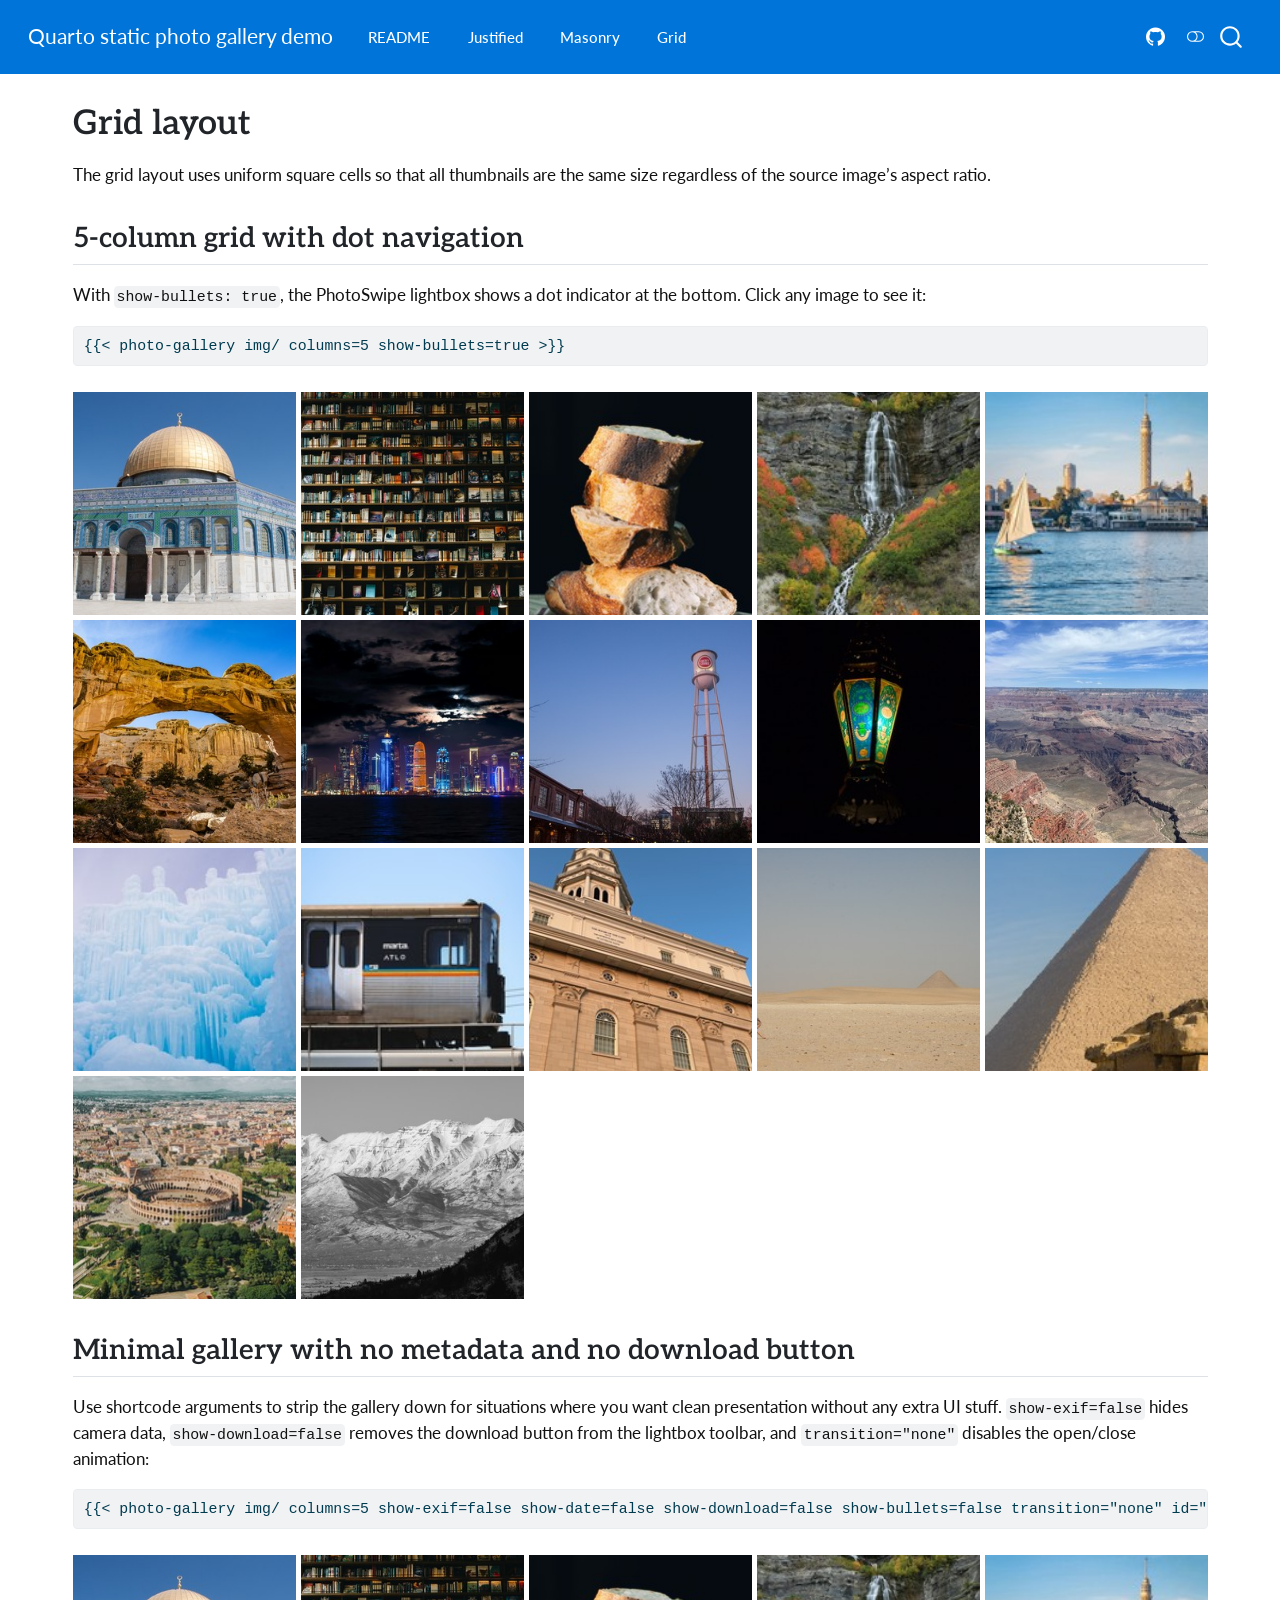
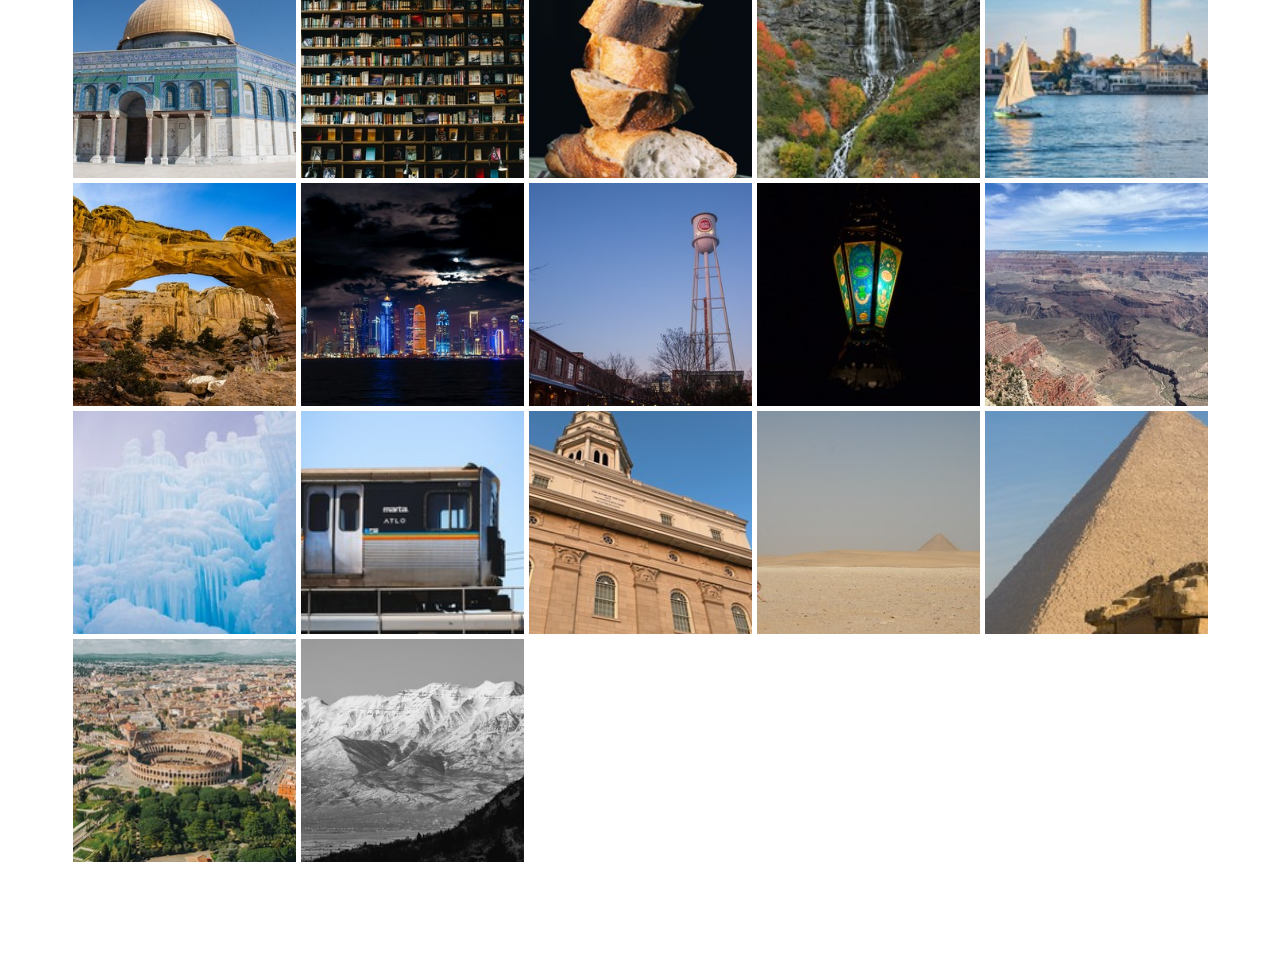
<file: grid.html>
<!DOCTYPE html>
<html xmlns="http://www.w3.org/1999/xhtml" lang="en" xml:lang="en"><head>

<meta charset="utf-8">
<meta name="generator" content="quarto-1.9.38">

<meta name="viewport" content="width=device-width, initial-scale=1.0, user-scalable=yes">


<title>Grid layout – Quarto static photo gallery demo</title>
<style>
/* Default styles provided by pandoc.
** See https://pandoc.org/MANUAL.html#variables-for-html for config info.
*/
code{white-space: pre-wrap;}
span.smallcaps{font-variant: small-caps;}
div.columns{display: flex; gap: min(4vw, 1.5em);}
div.column{flex: auto; overflow-x: auto;}
div.hanging-indent{margin-left: 1.5em; text-indent: -1.5em;}
ul.task-list{list-style: none;}
ul.task-list li input[type="checkbox"] {
  width: 0.8em;
  margin: 0 0.8em 0.2em -1em; /* quarto-specific, see https://github.com/quarto-dev/quarto-cli/issues/4556 */ 
  vertical-align: middle;
}
/* CSS for syntax highlighting */
html { -webkit-text-size-adjust: 100%; }
pre > code.sourceCode { white-space: pre; position: relative; }
pre > code.sourceCode > span { display: inline-block; line-height: 1.25; }
pre > code.sourceCode > span:empty { height: 1.2em; }
.sourceCode { overflow: visible; }
code.sourceCode > span { color: inherit; text-decoration: inherit; }
div.sourceCode { margin: 1em 0; }
pre.sourceCode { margin: 0; }
@media screen {
div.sourceCode { overflow: auto; }
}
@media print {
pre > code.sourceCode { white-space: pre-wrap; }
pre > code.sourceCode > span { text-indent: -5em; padding-left: 5em; }
}
pre.numberSource code
  { counter-reset: source-line 0; }
pre.numberSource code > span
  { position: relative; left: -4em; counter-increment: source-line; }
pre.numberSource code > span > a:first-child::before
  { content: counter(source-line);
    position: relative; left: -1em; text-align: right; vertical-align: baseline;
    border: none; display: inline-block;
    -webkit-touch-callout: none; -webkit-user-select: none;
    -khtml-user-select: none; -moz-user-select: none;
    -ms-user-select: none; user-select: none;
    padding: 0 4px; width: 4em;
  }
pre.numberSource { margin-left: 3em;  padding-left: 4px; }
div.sourceCode
  {   }
@media screen {
pre > code.sourceCode > span > a:first-child::before { text-decoration: underline; }
}
</style>


<script src="site_libs/quarto-nav/quarto-nav.js"></script>
<script src="site_libs/quarto-nav/headroom.min.js"></script>
<script src="site_libs/clipboard/clipboard.min.js"></script>
<script src="site_libs/quarto-search/autocomplete.umd.js"></script>
<script src="site_libs/quarto-search/fuse.min.js"></script>
<script src="site_libs/quarto-search/quarto-search.js"></script>
<meta name="quarto:offset" content="./">
<script src="site_libs/quarto-html/quarto.js" type="module"></script>
<script src="site_libs/quarto-html/tabsets/tabsets.js" type="module"></script>
<script src="site_libs/quarto-html/popper.min.js"></script>
<script src="site_libs/quarto-html/tippy.umd.min.js"></script>
<script src="site_libs/quarto-html/anchor.min.js"></script>
<link href="site_libs/quarto-html/tippy.css" rel="stylesheet">
<link href="site_libs/quarto-html/quarto-syntax-highlighting-15634bcf2e68342d4ad2dfa704d543f6.css" rel="stylesheet" class="quarto-color-scheme" id="quarto-text-highlighting-styles">
<link href="site_libs/quarto-html/quarto-syntax-highlighting-dark-0a6b7249c26820e032cb0bd839ff02b1.css" rel="stylesheet" class="quarto-color-scheme quarto-color-alternate" id="quarto-text-highlighting-styles">
<link href="site_libs/quarto-html/quarto-syntax-highlighting-15634bcf2e68342d4ad2dfa704d543f6.css" rel="stylesheet" class="quarto-color-scheme-extra" id="quarto-text-highlighting-styles">
<script src="site_libs/bootstrap/bootstrap.min.js"></script>
<link href="site_libs/bootstrap/bootstrap-icons.css" rel="stylesheet">
<link href="site_libs/bootstrap/bootstrap-9fc01c43b7fcc9049138c4eb94797152.min.css" rel="stylesheet" append-hash="true" class="quarto-color-scheme" id="quarto-bootstrap" data-mode="light">
<link href="site_libs/bootstrap/bootstrap-dark-d834a0780de109bb5e73925c0df7ffa5.min.css" rel="stylesheet" append-hash="true" class="quarto-color-scheme quarto-color-alternate" id="quarto-bootstrap" data-mode="dark">
<link href="site_libs/bootstrap/bootstrap-9fc01c43b7fcc9049138c4eb94797152.min.css" rel="stylesheet" append-hash="true" class="quarto-color-scheme-extra" id="quarto-bootstrap" data-mode="light">
<script src="site_libs/quarto-contrib/photo-gallery-0.1.0/photoswipe.umd.min.js"></script>
<script src="site_libs/quarto-contrib/photo-gallery-0.1.0/photoswipe-lightbox.umd.min.js"></script>
<script src="site_libs/quarto-contrib/photo-gallery-0.1.0/dayjs.min.js"></script>
<script src="site_libs/quarto-contrib/photo-gallery-0.1.0/photo-gallery.js"></script>
<link href="site_libs/quarto-contrib/photo-gallery-0.1.0/photoswipe.css" rel="stylesheet">
<link href="site_libs/quarto-contrib/photo-gallery-0.1.0/photo-gallery.css" rel="stylesheet">
<script id="quarto-search-options" type="application/json">{
  "location": "navbar",
  "copy-button": false,
  "collapse-after": 3,
  "panel-placement": "end",
  "type": "overlay",
  "limit": 50,
  "keyboard-shortcut": [
    "f",
    "/",
    "s"
  ],
  "show-item-context": false,
  "language": {
    "search-no-results-text": "No results",
    "search-matching-documents-text": "matching documents",
    "search-copy-link-title": "Copy link to search",
    "search-hide-matches-text": "Hide additional matches",
    "search-more-match-text": "more match in this document",
    "search-more-matches-text": "more matches in this document",
    "search-clear-button-title": "Clear",
    "search-text-placeholder": "",
    "search-detached-cancel-button-title": "Cancel",
    "search-submit-button-title": "Submit",
    "search-label": "Search"
  }
}</script>


</head>

<body class="nav-fixed quarto-light"><script id="quarto-html-before-body" type="application/javascript">
    const toggleBodyColorMode = (bsSheetEl) => {
      const mode = bsSheetEl.getAttribute("data-mode");
      const bodyEl = window.document.querySelector("body");
      if (mode === "dark") {
        bodyEl.classList.add("quarto-dark");
        bodyEl.classList.remove("quarto-light");
      } else {
        bodyEl.classList.add("quarto-light");
        bodyEl.classList.remove("quarto-dark");
      }
    }
    const toggleBodyColorPrimary = () => {
      const bsSheetEl = window.document.querySelector("link#quarto-bootstrap:not([rel=disabled-stylesheet])");
      if (bsSheetEl) {
        toggleBodyColorMode(bsSheetEl);
      }
    }
    const setColorSchemeToggle = (alternate) => {
      const toggles = window.document.querySelectorAll('.quarto-color-scheme-toggle');
      for (let i=0; i < toggles.length; i++) {
        const toggle = toggles[i];
        if (toggle) {
          if (alternate) {
            toggle.classList.add("alternate");
          } else {
            toggle.classList.remove("alternate");
          }
        }
      }
    };
    const toggleColorMode = (alternate) => {
      // Switch the stylesheets
      const primaryStylesheets = window.document.querySelectorAll('link.quarto-color-scheme:not(.quarto-color-alternate)');
      const alternateStylesheets = window.document.querySelectorAll('link.quarto-color-scheme.quarto-color-alternate');
      manageTransitions('#quarto-margin-sidebar .nav-link', false);
      if (alternate) {
        // note: dark is layered on light, we don't disable primary!
        enableStylesheet(alternateStylesheets);
        for (const sheetNode of alternateStylesheets) {
          if (sheetNode.id === "quarto-bootstrap") {
            toggleBodyColorMode(sheetNode);
          }
        }
      } else {
        disableStylesheet(alternateStylesheets);
        enableStylesheet(primaryStylesheets)
        toggleBodyColorPrimary();
      }
      manageTransitions('#quarto-margin-sidebar .nav-link', true);
      // Switch the toggles
      setColorSchemeToggle(alternate)
      // Hack to workaround the fact that safari doesn't
      // properly recolor the scrollbar when toggling (#1455)
      if (navigator.userAgent.indexOf('Safari') > 0 && navigator.userAgent.indexOf('Chrome') == -1) {
        manageTransitions("body", false);
        window.scrollTo(0, 1);
        setTimeout(() => {
          window.scrollTo(0, 0);
          manageTransitions("body", true);
        }, 40);
      }
    }
    const disableStylesheet = (stylesheets) => {
      for (let i=0; i < stylesheets.length; i++) {
        const stylesheet = stylesheets[i];
        stylesheet.rel = 'disabled-stylesheet';
      }
    }
    const enableStylesheet = (stylesheets) => {
      for (let i=0; i < stylesheets.length; i++) {
        const stylesheet = stylesheets[i];
        if(stylesheet.rel !== 'stylesheet') { // for Chrome, which will still FOUC without this check
          stylesheet.rel = 'stylesheet';
        }
      }
    }
    const manageTransitions = (selector, allowTransitions) => {
      const els = window.document.querySelectorAll(selector);
      for (let i=0; i < els.length; i++) {
        const el = els[i];
        if (allowTransitions) {
          el.classList.remove('notransition');
        } else {
          el.classList.add('notransition');
        }
      }
    }
    const isFileUrl = () => {
      return window.location.protocol === 'file:';
    }
    const hasAlternateSentinel = () => {
      let styleSentinel = getColorSchemeSentinel();
      if (styleSentinel !== null) {
        return styleSentinel === "alternate";
      } else {
        return false;
      }
    }
    const setStyleSentinel = (alternate) => {
      const value = alternate ? "alternate" : "default";
      if (!isFileUrl()) {
        window.localStorage.setItem("quarto-color-scheme", value);
      } else {
        localAlternateSentinel = value;
      }
    }
    const getColorSchemeSentinel = () => {
      if (!isFileUrl()) {
        const storageValue = window.localStorage.getItem("quarto-color-scheme");
        return storageValue != null ? storageValue : localAlternateSentinel;
      } else {
        return localAlternateSentinel;
      }
    }
    const toggleGiscusIfUsed = (isAlternate, darkModeDefault) => {
      const baseTheme = document.querySelector('#giscus-base-theme')?.value ?? 'light';
      const alternateTheme = document.querySelector('#giscus-alt-theme')?.value ?? 'dark';
      let newTheme = '';
      if(authorPrefersDark) {
        newTheme = isAlternate ? baseTheme : alternateTheme;
      } else {
        newTheme = isAlternate ? alternateTheme : baseTheme;
      }
      const changeGiscusTheme = () => {
        // From: https://github.com/giscus/giscus/issues/336
        const sendMessage = (message) => {
          const iframe = document.querySelector('iframe.giscus-frame');
          if (!iframe) return;
          iframe.contentWindow.postMessage({ giscus: message }, 'https://giscus.app');
        }
        sendMessage({
          setConfig: {
            theme: newTheme
          }
        });
      }
      const isGiscussLoaded = window.document.querySelector('iframe.giscus-frame') !== null;
      if (isGiscussLoaded) {
        changeGiscusTheme();
      }
    };
    const authorPrefersDark = false;
    const darkModeDefault = authorPrefersDark;
      document.querySelector('link#quarto-text-highlighting-styles.quarto-color-scheme-extra').rel = 'disabled-stylesheet';
      document.querySelector('link#quarto-bootstrap.quarto-color-scheme-extra').rel = 'disabled-stylesheet';
    let localAlternateSentinel = darkModeDefault ? 'alternate' : 'default';
    // Dark / light mode switch
    window.quartoToggleColorScheme = () => {
      // Read the current dark / light value
      let toAlternate = !hasAlternateSentinel();
      toggleColorMode(toAlternate);
      setStyleSentinel(toAlternate);
      toggleGiscusIfUsed(toAlternate, darkModeDefault);
      window.dispatchEvent(new Event('resize'));
    };
    // Switch to dark mode if need be
    if (hasAlternateSentinel()) {
      toggleColorMode(true);
    } else {
      toggleColorMode(false);
    }
  </script>

<div id="quarto-search-results"></div>
  <header id="quarto-header" class="headroom fixed-top">
    <nav class="navbar navbar-expand-lg " data-bs-theme="dark">
      <div class="navbar-container container-fluid">
      <div class="navbar-brand-container mx-auto">
    <a class="navbar-brand" href="./index.html">
    <span class="navbar-title">Quarto static photo gallery demo</span>
    </a>
  </div>
            <div id="quarto-search" class="" title="Search"></div>
          <button class="navbar-toggler" type="button" data-bs-toggle="collapse" data-bs-target="#navbarCollapse" aria-controls="navbarCollapse" role="menu" aria-expanded="false" aria-label="Toggle navigation" onclick="if (window.quartoToggleHeadroom) { window.quartoToggleHeadroom(); }">
  <span class="navbar-toggler-icon"></span>
</button>
          <div class="collapse navbar-collapse" id="navbarCollapse">
            <ul class="navbar-nav navbar-nav-scroll me-auto">
  <li class="nav-item">
    <a class="nav-link" href="./index.html"> 
<span class="menu-text">README</span></a>
  </li>  
  <li class="nav-item">
    <a class="nav-link" href="./justified.html"> 
<span class="menu-text">Justified</span></a>
  </li>  
  <li class="nav-item">
    <a class="nav-link" href="./masonry.html"> 
<span class="menu-text">Masonry</span></a>
  </li>  
  <li class="nav-item">
    <a class="nav-link active" href="./grid.html" aria-current="page"> 
<span class="menu-text">Grid</span></a>
  </li>  
</ul>
            <ul class="navbar-nav navbar-nav-scroll ms-auto">
  <li class="nav-item compact">
    <a class="nav-link" href="https://github.com/andrewheiss/quarto-static-photo-gallery"> <i class="bi bi-github" role="img" aria-label="github">
</i> 
<span class="menu-text"></span></a>
  </li>  
</ul>
          </div> <!-- /navcollapse -->
            <div class="quarto-navbar-tools">
  <a href="" class="quarto-color-scheme-toggle quarto-navigation-tool  px-1" onclick="window.quartoToggleColorScheme(); return false;" title="Toggle dark mode"><i class="bi"></i></a>
</div>
      </div> <!-- /container-fluid -->
    </nav>
</header>
<!-- content -->
<div id="quarto-content" class="quarto-container page-columns page-rows-contents page-layout-full page-navbar">
<!-- sidebar -->
<!-- margin-sidebar -->
    
<!-- main -->
<main class="content column-page" id="quarto-document-content">


<header id="title-block-header" class="quarto-title-block default">
<div class="quarto-title">
<h1 class="title">Grid layout</h1>
</div>



<div class="quarto-title-meta column-page">

    
  
    
  </div>
  


</header>


<p>The grid layout uses uniform square cells so that all thumbnails are the same size regardless of the source image’s aspect ratio.</p>
<section id="column-grid-with-dot-navigation" class="level2">
<h2 class="anchored" data-anchor-id="column-grid-with-dot-navigation">5-column grid with dot navigation</h2>
<p>With <code>show-bullets: true</code>, the PhotoSwipe lightbox shows a dot indicator at the bottom. Click any image to see it:</p>
<div class="code-copy-outer-scaffold"><div class="sourceCode" id="cb1" data-shortcodes="false"><pre class="sourceCode markdown code-with-copy"><code class="sourceCode markdown"><span id="cb1-1"><a href="#cb1-1" aria-hidden="true" tabindex="-1"></a>{{&lt; photo-gallery img/ columns=5 show-bullets=true &gt;}}</span></code></pre></div><button title="Copy to Clipboard" class="code-copy-button"><i class="bi"></i></button></div>
<div class="photo-gallery" data-layout="grid" style="--pg-gap: 5px; --pg-row-height: 300px; --pg-columns: 5;">
<div class="pswp-gallery" id="pg-1" data-download="true" data-transition="zoom" data-bullets="true">
<a href="img/al-aqsa.jpg" data-pswp-width="2400" data-pswp-height="1600" data-cropped="false" class="pg-item" style="flex-grow: 1.5000;" title="Al-Aqsa — Al-Aqsa mosque in Jerusalem Photo by Andrew Heiss" aria-describedby="pg-1-cap-1" data-pg-desc="Al-Aqsa mosque in Jerusalem<br>Photo by Andrew Heiss">
<img src="img/thumbs/al-aqsa.jpg" alt="Al-Aqsa mosque in Jerusalem Photo by Andrew Heiss" width="420" height="280" loading="lazy">
<div class="pg-caption" id="pg-1-cap-1"><span class="pg-title">Al-Aqsa</span><span class="pg-meta"><time datetime="2009-08-30T09:52:01" data-date-format="MMMM D, YYYY" data-datetime-format="MMMM D, YYYY [at] h:mm A">2009-08-30T09:52:01</time> · f/11 · 1/400s · 18mm · ISO 200 · Canon EOS DIGITAL REBEL XTi</span><span class="pg-description">Al-Aqsa mosque in Jerusalem Photo by Andrew Heiss</span></div>
</a>
<a href="img/books.jpg" data-pswp-width="2400" data-pswp-height="1600" data-cropped="false" class="pg-item" style="flex-grow: 1.5000;" title="Books — A wall of books Photo by Peter Thomas on Unsplash" aria-describedby="pg-1-cap-2" data-pg-desc="A wall of books<br>Photo by <a href=&quot;https://unsplash.com/@lifeof_peter_&quot;>Peter Thomas</a> on <a href=&quot;https://unsplash.com/photos/books-fill-a-wooden-bookshelf-he4j9YyWFoo&quot;>Unsplash</a>">
<img src="img/thumbs/books.jpg" alt="A wall of books Photo by Peter Thomas on Unsplash" width="420" height="280" loading="lazy">
<div class="pg-caption" id="pg-1-cap-2"><span class="pg-title">Books</span><span class="pg-meta"><time datetime="2025-03-13" data-date-format="MMMM D, YYYY" data-datetime-format="MMMM D, YYYY [at] h:mm A">2025-03-13</time></span><span class="pg-description">A wall of books Photo by Peter Thomas on Unsplash</span></div>
</a>
<a href="img/breaad.jpg" data-pswp-width="2400" data-pswp-height="3000" data-cropped="false" class="pg-item" style="flex-grow: 0.8000;" title="Bread — A stack of sliced bread Photo by Rodolfo Marques on Unsplash" aria-describedby="pg-1-cap-3" data-pg-desc="A stack of sliced bread<br>Photo by <a href=&quot;https://unsplash.com/@rodolfomarques&quot;>Rodolfo Marques</a> on <a href=&quot;https://unsplash.com/photos/sliced-breads-GzBO_o0RvEg&quot;>Unsplash</a>">
<img src="img/thumbs/breaad.jpg" alt="A stack of sliced bread Photo by Rodolfo Marques on Unsplash" width="224" height="280" loading="lazy">
<div class="pg-caption" id="pg-1-cap-3"><span class="pg-title">Bread</span><span class="pg-meta"><time datetime="2018-08-08" data-date-format="MMMM D, YYYY" data-datetime-format="MMMM D, YYYY [at] h:mm A">2018-08-08</time></span><span class="pg-description">A stack of sliced bread Photo by Rodolfo Marques on Unsplash</span></div>
</a>
<a href="img/bridal-veil.jpg" data-pswp-width="2400" data-pswp-height="3600" data-cropped="false" class="pg-item" style="flex-grow: 0.6667;" title="Bridal Veil Falls — Bridal Veil Falls near Provo, Utah Photo by David Wirzba on Unsplash" aria-describedby="pg-1-cap-4" data-pg-desc="Bridal Veil Falls near Provo, Utah<br>Photo by <a href=&quot;https://unsplash.com/@psalms&quot;>David Wirzba</a> on <a href=&quot;https://unsplash.com/photos/photo-of-waterfalls-during-daytime-hZuSXNKCyzE&quot;>Unsplash</a>">
<img src="img/thumbs/bridal-veil.jpg" alt="Bridal Veil Falls near Provo, Utah Photo by David Wirzba on Unsplash" width="186" height="280" loading="lazy">
<div class="pg-caption" id="pg-1-cap-4"><span class="pg-title">Bridal Veil Falls</span><span class="pg-meta"><time datetime="2019-06-17" data-date-format="MMMM D, YYYY" data-datetime-format="MMMM D, YYYY [at] h:mm A">2019-06-17</time></span><span class="pg-description">Bridal Veil Falls near Provo, Utah Photo by David Wirzba on Unsplash</span></div>
</a>
<a href="img/cairo.jpg" data-pswp-width="1910" data-pswp-height="3392" data-cropped="false" class="pg-item" style="flex-grow: 0.5631;" title="Cairo — A felucca on the Nile in front of Cairo Tower in Egypt Photo by Hatem Ramadan on Unsplash" aria-describedby="pg-1-cap-5" data-pg-desc="A felucca on the Nile in front of Cairo Tower in Egypt<br>Photo by <a href=&quot;https://unsplash.com/@canismajoris&quot;>Hatem Ramadan</a> on <a href=&quot;https://unsplash.com/photos/a-sailboat-on-the-water-with-a-city-in-the-background-59RY-ykUIAg&quot;>Unsplash</a>">
<img src="img/thumbs/cairo.jpg" alt="A felucca on the Nile in front of Cairo Tower in Egypt Photo by Hatem Ramadan on Unsplash" width="157" height="280" loading="lazy">
<div class="pg-caption" id="pg-1-cap-5"><span class="pg-title">Cairo</span><span class="pg-meta"><time datetime="2024-09-29" data-date-format="MMMM D, YYYY" data-datetime-format="MMMM D, YYYY [at] h:mm A">2024-09-29</time></span><span class="pg-description">A felucca on the Nile in front of Cairo Tower in Egypt Photo by Hatem Ramadan on Unsplash</span></div>
</a>
<a href="img/capitol-reef.jpg" data-pswp-width="2400" data-pswp-height="1600" data-cropped="false" class="pg-item" style="flex-grow: 1.5000;" title="Capitol Reef — Hickman Bridge in Capitol Reef National Park, Utah Photo by Lori Stevens on Unsplash" aria-describedby="pg-1-cap-6" data-pg-desc="Hickman Bridge in Capitol Reef National Park, Utah<br>Photo by <a href=&quot;https://unsplash.com/@lancetraveler60&quot;>Lori Stevens</a> on <a href=&quot;https://unsplash.com/photos/a-large-rock-formation-with-an-arch-in-the-middle-of-it-Kdu1gxxua5A&quot;>Unsplash</a>">
<img src="img/thumbs/capitol-reef.jpg" alt="Hickman Bridge in Capitol Reef National Park, Utah Photo by Lori Stevens on Unsplash" width="420" height="280" loading="lazy">
<div class="pg-caption" id="pg-1-cap-6"><span class="pg-title">Capitol Reef</span><span class="pg-meta"><time datetime="2022-06-2" data-date-format="MMMM D, YYYY" data-datetime-format="MMMM D, YYYY [at] h:mm A">2022-06-2</time></span><span class="pg-description">Hickman Bridge in Capitol Reef National Park, Utah Photo by Lori Stevens on Unsplash</span></div>
</a>
<a href="img/doha.jpg" data-pswp-width="2400" data-pswp-height="1600" data-cropped="false" class="pg-item" style="flex-grow: 1.5000;" title="Doha — West Bay in Doha, Qatar Photo by Akbar Nemati on Unsplash" aria-describedby="pg-1-cap-7" data-pg-desc="West Bay in Doha, Qatar<br>Photo by <a href=&quot;https://unsplash.com/@akbarnemati&quot;>Akbar Nemati</a> on <a href=&quot;https://unsplash.com/photos/a-city-skyline-with-a-full-moon-in-the-sky-Q8NuHm4PbXc&quot;>Unsplash</a>">
<img src="img/thumbs/doha.jpg" alt="West Bay in Doha, Qatar Photo by Akbar Nemati on Unsplash" width="420" height="280" loading="lazy">
<div class="pg-caption" id="pg-1-cap-7"><span class="pg-title">Doha</span><span class="pg-meta"><time datetime="2023-05-04" data-date-format="MMMM D, YYYY" data-datetime-format="MMMM D, YYYY [at] h:mm A">2023-05-04</time></span><span class="pg-description">West Bay in Doha, Qatar Photo by Akbar Nemati on Unsplash</span></div>
</a>
<a href="img/durham.jpg" data-pswp-width="2400" data-pswp-height="1600" data-cropped="false" class="pg-item" style="flex-grow: 1.5000;" title="Water tower — Lucky Strike water tower in Durham, North Carolina Photo by Colin Rowley on Unsplash" aria-describedby="pg-1-cap-8" data-pg-desc="Lucky Strike water tower in Durham, North Carolina<br>Photo by <a href=&quot;https://unsplash.com/@colincollect&quot;>Colin Rowley</a> on <a href=&quot;https://unsplash.com/photos/a-water-tower-in-the-middle-of-a-town-kKegdvaaHvo&quot;>Unsplash</a>">
<img src="img/thumbs/durham.jpg" alt="Lucky Strike water tower in Durham, North Carolina Photo by Colin Rowley on Unsplash" width="420" height="280" loading="lazy">
<div class="pg-caption" id="pg-1-cap-8"><span class="pg-title">Water tower</span><span class="pg-meta"><time datetime="2021-10-07" data-date-format="MMMM D, YYYY" data-datetime-format="MMMM D, YYYY [at] h:mm A">2021-10-07</time></span><span class="pg-description">Lucky Strike water tower in Durham, North Carolina Photo by Colin Rowley on Unsplash</span></div>
</a>
<a href="img/fanous.jpg" data-pswp-width="1872" data-pswp-height="2400" data-cropped="false" class="pg-item" style="flex-grow: 0.7800;" title="Fanous — Ramandan fanous (lantern) in Cairo, Egypt Photo by Andrew Heiss" aria-describedby="pg-1-cap-9" data-pg-desc="Ramandan fanous (lantern) in Cairo, Egypt<br>Photo by Andrew Heiss">
<img src="img/thumbs/fanous.jpg" alt="Ramandan fanous (lantern) in Cairo, Egypt Photo by Andrew Heiss" width="218" height="280" loading="lazy">
<div class="pg-caption" id="pg-1-cap-9"><span class="pg-title">Fanous</span><span class="pg-meta"><time datetime="2008-08-31T13:04:14" data-date-format="MMMM D, YYYY" data-datetime-format="MMMM D, YYYY [at] h:mm A">2008-08-31T13:04:14</time> · f/8 · 1/250s · 39mm · ISO 800 · Canon EOS DIGITAL REBEL XTi</span><span class="pg-description">Ramandan fanous (lantern) in Cairo, Egypt Photo by Andrew Heiss</span></div>
</a>
<a href="img/grand-canyon.jpg" data-pswp-width="2400" data-pswp-height="1800" data-cropped="false" class="pg-item" style="flex-grow: 1.3333;" title="Grand Canyon — The Grand Canyon in Arizona Photo by Andrew Heiss" aria-describedby="pg-1-cap-10" data-pg-desc="The Grand Canyon in Arizona<br>Photo by Andrew Heiss">
<img src="img/thumbs/grand-canyon.jpg" alt="The Grand Canyon in Arizona Photo by Andrew Heiss" width="373" height="280" loading="lazy">
<div class="pg-caption" id="pg-1-cap-10"><span class="pg-title">Grand Canyon</span><span class="pg-meta"><time datetime="2023-06-07T10:56:09" data-date-format="MMMM D, YYYY" data-datetime-format="MMMM D, YYYY [at] h:mm A">2023-06-07T10:56:09</time> · f/1.6 · 1/4651s · 5mm · ISO 50 · Apple iPhone 13</span><span class="pg-description">The Grand Canyon in Arizona Photo by Andrew Heiss</span></div>
</a>
<a href="img/ice.jpg" data-pswp-width="1600" data-pswp-height="2400" data-cropped="false" class="pg-item" style="flex-grow: 0.6667;" title="Ice castle — Ice castle in Midway, Utah Photo by Andrew Heiss" aria-describedby="pg-1-cap-11" data-pg-desc="Ice castle in Midway, Utah<br>Photo by Andrew Heiss">
<img src="img/thumbs/ice.jpg" alt="Ice castle in Midway, Utah Photo by Andrew Heiss" width="186" height="280" loading="lazy">
<div class="pg-caption" id="pg-1-cap-11"><span class="pg-title">Ice castle</span><span class="pg-meta"><time datetime="2011-01-15T15:22:42" data-date-format="MMMM D, YYYY" data-datetime-format="MMMM D, YYYY [at] h:mm A">2011-01-15T15:22:42</time> · f/11 · 1/320s · 21mm · ISO 100 · Canon EOS DIGITAL REBEL XTi</span><span class="pg-description">Ice castle in Midway, Utah Photo by Andrew Heiss</span></div>
</a>
<a href="img/marta.jpg" data-pswp-width="2400" data-pswp-height="4267" data-cropped="false" class="pg-item" style="flex-grow: 0.5625;" title="MARTA — MARTA train in Atlanta, Georgia Photo by Levi on Unsplash" aria-describedby="pg-1-cap-12" data-pg-desc="MARTA train in Atlanta, Georgia<br>Photo by <a href=&quot;https://unsplash.com/@levipurk&quot;>Levi</a> on <a href=&quot;https://unsplash.com/photos/a-silver-train-traveling-over-a-bridge-under-a-blue-sky-jXfCtN7hzZY&quot;>Unsplash</a>">
<img src="img/thumbs/marta.jpg" alt="MARTA train in Atlanta, Georgia Photo by Levi on Unsplash" width="157" height="280" loading="lazy">
<div class="pg-caption" id="pg-1-cap-12"><span class="pg-title">MARTA</span><span class="pg-meta"><time datetime="2023-10-09" data-date-format="MMMM D, YYYY" data-datetime-format="MMMM D, YYYY [at] h:mm A">2023-10-09</time></span><span class="pg-description">MARTA train in Atlanta, Georgia Photo by Levi on Unsplash</span></div>
</a>
<a href="img/nauvoo.jpg" data-pswp-width="1800" data-pswp-height="2400" data-cropped="false" class="pg-item" style="flex-grow: 0.7500;" title="Nauvoo Temple — LDS temple in Nauvoo, Illinois Photo by Andrew Heiss" aria-describedby="pg-1-cap-13" data-pg-desc="LDS temple in Nauvoo, Illinois<br>Photo by Andrew Heiss">
<img src="img/thumbs/nauvoo.jpg" alt="LDS temple in Nauvoo, Illinois Photo by Andrew Heiss" width="210" height="280" loading="lazy">
<div class="pg-caption" id="pg-1-cap-13"><span class="pg-title">Nauvoo Temple</span><span class="pg-meta"><time datetime="2023-06-23T20:12:38" data-date-format="MMMM D, YYYY" data-datetime-format="MMMM D, YYYY [at] h:mm A">2023-06-23T20:12:38</time> · f/1.6 · 1/668s · 5mm · ISO 50 · Apple iPhone 13</span><span class="pg-description">LDS temple in Nauvoo, Illinois Photo by Andrew Heiss</span></div>
</a>
<a href="img/pyramid-landscape.jpg" data-pswp-width="2400" data-pswp-height="1600" data-cropped="false" class="pg-item" style="flex-grow: 1.5000;" title="Pyramid (landscape) — Great Pyramid of Giza in Cairo, Egypt Photo by Andrew Heiss" aria-describedby="pg-1-cap-14" data-pg-desc="Great Pyramid of Giza in Cairo, Egypt<br>Photo by Andrew Heiss">
<img src="img/thumbs/pyramid-landscape.jpg" alt="Great Pyramid of Giza in Cairo, Egypt Photo by Andrew Heiss" width="420" height="280" loading="lazy">
<div class="pg-caption" id="pg-1-cap-14"><span class="pg-title">Pyramid (landscape)</span><span class="pg-meta"><time datetime="2008-10-06T01:52:41" data-date-format="MMMM D, YYYY" data-datetime-format="MMMM D, YYYY [at] h:mm A">2008-10-06T01:52:41</time> · f/18 · 1/500s · 35mm · ISO 400 · Canon EOS DIGITAL REBEL XTi</span><span class="pg-description">Great Pyramid of Giza in Cairo, Egypt Photo by Andrew Heiss</span></div>
</a>
<a href="img/pyramid.jpg" data-pswp-width="1600" data-pswp-height="2400" data-cropped="false" class="pg-item" style="flex-grow: 0.6667;" title="Pyramid — Pyramid in Giza, Cairo, Egypt Photo by Andrew Heiss" aria-describedby="pg-1-cap-15" data-pg-desc="Pyramid in Giza, Cairo, Egypt<br>Photo by Andrew Heiss">
<img src="img/thumbs/pyramid.jpg" alt="Pyramid in Giza, Cairo, Egypt Photo by Andrew Heiss" width="186" height="280" loading="lazy">
<div class="pg-caption" id="pg-1-cap-15"><span class="pg-title">Pyramid</span><span class="pg-meta"><time datetime="2009-01-08T01:39:27" data-date-format="MMMM D, YYYY" data-datetime-format="MMMM D, YYYY [at] h:mm A">2009-01-08T01:39:27</time> · f/10 · 1/200s · 55mm · ISO 100 · Canon EOS DIGITAL REBEL XTi</span><span class="pg-description">Pyramid in Giza, Cairo, Egypt Photo by Andrew Heiss</span></div>
</a>
<a href="img/rome.jpg" data-pswp-width="2400" data-pswp-height="3000" data-cropped="false" class="pg-item" style="flex-grow: 0.8000;" title="Colosseum — The Colosseum in Rome, Italy Photo by Spencer Davis on Unsplash" aria-describedby="pg-1-cap-16" data-pg-desc="The Colosseum in Rome, Italy Photo by <a href=&quot;https://unsplash.com/@spencerdavis&quot;>Spencer Davis</a> on <a href=&quot;https://unsplash.com/photos/aerial-view-of-colosseum-at-rome-italy-ckotRXopwRM&quot;>Unsplash</a>">
<img src="img/thumbs/rome.jpg" alt="The Colosseum in Rome, Italy Photo by Spencer Davis on Unsplash" width="224" height="280" loading="lazy">
<div class="pg-caption" id="pg-1-cap-16"><span class="pg-title">Colosseum</span><span class="pg-meta"><time datetime="2019-04-23" data-date-format="MMMM D, YYYY" data-datetime-format="MMMM D, YYYY [at] h:mm A">2019-04-23</time></span><span class="pg-description">The Colosseum in Rome, Italy Photo by Spencer Davis on Unsplash</span></div>
</a>
<a href="img/timpanogos.jpg" data-pswp-width="2400" data-pswp-height="1600" data-cropped="false" class="pg-item" style="flex-grow: 1.5000;" title="Mt. Timpanogos — Mt. Timpanogos from Utah County, Utah Photo by Sonny Mauricio on Unsplash" aria-describedby="pg-1-cap-17" data-pg-desc="Mt. Timpanogos from Utah County, Utah<br>Photo by <a href=&quot;https://unsplash.com/@northernstatemedia&quot;>Sonny Mauricio</a> on <a href=&quot;https://unsplash.com/photos/a-snow-covered-mountain-range-with-trees-in-the-foreground-Nv-b4hDOgWY&quot;>Unsplash</a>">
<img src="img/thumbs/timpanogos.jpg" alt="Mt. Timpanogos from Utah County, Utah Photo by Sonny Mauricio on Unsplash" width="420" height="280" loading="lazy">
<div class="pg-caption" id="pg-1-cap-17"><span class="pg-title">Mt. Timpanogos</span><span class="pg-meta"><time datetime="2021-12-19" data-date-format="MMMM D, YYYY" data-datetime-format="MMMM D, YYYY [at] h:mm A">2021-12-19</time></span><span class="pg-description">Mt. Timpanogos from Utah County, Utah Photo by Sonny Mauricio on Unsplash</span></div>
</a>
</div>
</div>
</section>
<section id="minimal-gallery-with-no-metadata-and-no-download-button" class="level2">
<h2 class="anchored" data-anchor-id="minimal-gallery-with-no-metadata-and-no-download-button">Minimal gallery with no metadata and no download button</h2>
<p>Use shortcode arguments to strip the gallery down for situations where you want clean presentation without any extra UI stuff. <code>show-exif=false</code> hides camera data, <code>show-download=false</code> removes the download button from the lightbox toolbar, and <code>transition="none"</code> disables the open/close animation:</p>
<div class="code-copy-outer-scaffold"><div class="sourceCode" id="cb2" data-shortcodes="false"><pre class="sourceCode markdown code-with-copy"><code class="sourceCode markdown"><span id="cb2-1"><a href="#cb2-1" aria-hidden="true" tabindex="-1"></a>{{&lt; photo-gallery img/ columns=5 show-exif=false show-date=false show-download=false show-bullets=false transition="none" id="minimal" &gt;}}</span></code></pre></div><button title="Copy to Clipboard" class="code-copy-button"><i class="bi"></i></button></div>
<div class="photo-gallery" data-layout="grid" style="--pg-gap: 5px; --pg-row-height: 300px; --pg-columns: 5;">
<div class="pswp-gallery" id="pg-minimal" data-download="false" data-transition="none" data-bullets="false">
<a href="img/al-aqsa.jpg" data-pswp-width="2400" data-pswp-height="1600" data-cropped="false" class="pg-item" style="flex-grow: 1.5000;" title="Al-Aqsa — Al-Aqsa mosque in Jerusalem Photo by Andrew Heiss" aria-describedby="pg-minimal-cap-1" data-pg-desc="Al-Aqsa mosque in Jerusalem<br>Photo by Andrew Heiss">
<img src="img/thumbs/al-aqsa.jpg" alt="Al-Aqsa mosque in Jerusalem Photo by Andrew Heiss" width="420" height="280" loading="lazy">
<div class="pg-caption" id="pg-minimal-cap-1"><span class="pg-title">Al-Aqsa</span><span class="pg-description">Al-Aqsa mosque in Jerusalem Photo by Andrew Heiss</span></div>
</a>
<a href="img/books.jpg" data-pswp-width="2400" data-pswp-height="1600" data-cropped="false" class="pg-item" style="flex-grow: 1.5000;" title="Books — A wall of books Photo by Peter Thomas on Unsplash" aria-describedby="pg-minimal-cap-2" data-pg-desc="A wall of books<br>Photo by <a href=&quot;https://unsplash.com/@lifeof_peter_&quot;>Peter Thomas</a> on <a href=&quot;https://unsplash.com/photos/books-fill-a-wooden-bookshelf-he4j9YyWFoo&quot;>Unsplash</a>">
<img src="img/thumbs/books.jpg" alt="A wall of books Photo by Peter Thomas on Unsplash" width="420" height="280" loading="lazy">
<div class="pg-caption" id="pg-minimal-cap-2"><span class="pg-title">Books</span><span class="pg-description">A wall of books Photo by Peter Thomas on Unsplash</span></div>
</a>
<a href="img/breaad.jpg" data-pswp-width="2400" data-pswp-height="3000" data-cropped="false" class="pg-item" style="flex-grow: 0.8000;" title="Bread — A stack of sliced bread Photo by Rodolfo Marques on Unsplash" aria-describedby="pg-minimal-cap-3" data-pg-desc="A stack of sliced bread<br>Photo by <a href=&quot;https://unsplash.com/@rodolfomarques&quot;>Rodolfo Marques</a> on <a href=&quot;https://unsplash.com/photos/sliced-breads-GzBO_o0RvEg&quot;>Unsplash</a>">
<img src="img/thumbs/breaad.jpg" alt="A stack of sliced bread Photo by Rodolfo Marques on Unsplash" width="224" height="280" loading="lazy">
<div class="pg-caption" id="pg-minimal-cap-3"><span class="pg-title">Bread</span><span class="pg-description">A stack of sliced bread Photo by Rodolfo Marques on Unsplash</span></div>
</a>
<a href="img/bridal-veil.jpg" data-pswp-width="2400" data-pswp-height="3600" data-cropped="false" class="pg-item" style="flex-grow: 0.6667;" title="Bridal Veil Falls — Bridal Veil Falls near Provo, Utah Photo by David Wirzba on Unsplash" aria-describedby="pg-minimal-cap-4" data-pg-desc="Bridal Veil Falls near Provo, Utah<br>Photo by <a href=&quot;https://unsplash.com/@psalms&quot;>David Wirzba</a> on <a href=&quot;https://unsplash.com/photos/photo-of-waterfalls-during-daytime-hZuSXNKCyzE&quot;>Unsplash</a>">
<img src="img/thumbs/bridal-veil.jpg" alt="Bridal Veil Falls near Provo, Utah Photo by David Wirzba on Unsplash" width="186" height="280" loading="lazy">
<div class="pg-caption" id="pg-minimal-cap-4"><span class="pg-title">Bridal Veil Falls</span><span class="pg-description">Bridal Veil Falls near Provo, Utah Photo by David Wirzba on Unsplash</span></div>
</a>
<a href="img/cairo.jpg" data-pswp-width="1910" data-pswp-height="3392" data-cropped="false" class="pg-item" style="flex-grow: 0.5631;" title="Cairo — A felucca on the Nile in front of Cairo Tower in Egypt Photo by Hatem Ramadan on Unsplash" aria-describedby="pg-minimal-cap-5" data-pg-desc="A felucca on the Nile in front of Cairo Tower in Egypt<br>Photo by <a href=&quot;https://unsplash.com/@canismajoris&quot;>Hatem Ramadan</a> on <a href=&quot;https://unsplash.com/photos/a-sailboat-on-the-water-with-a-city-in-the-background-59RY-ykUIAg&quot;>Unsplash</a>">
<img src="img/thumbs/cairo.jpg" alt="A felucca on the Nile in front of Cairo Tower in Egypt Photo by Hatem Ramadan on Unsplash" width="157" height="280" loading="lazy">
<div class="pg-caption" id="pg-minimal-cap-5"><span class="pg-title">Cairo</span><span class="pg-description">A felucca on the Nile in front of Cairo Tower in Egypt Photo by Hatem Ramadan on Unsplash</span></div>
</a>
<a href="img/capitol-reef.jpg" data-pswp-width="2400" data-pswp-height="1600" data-cropped="false" class="pg-item" style="flex-grow: 1.5000;" title="Capitol Reef — Hickman Bridge in Capitol Reef National Park, Utah Photo by Lori Stevens on Unsplash" aria-describedby="pg-minimal-cap-6" data-pg-desc="Hickman Bridge in Capitol Reef National Park, Utah<br>Photo by <a href=&quot;https://unsplash.com/@lancetraveler60&quot;>Lori Stevens</a> on <a href=&quot;https://unsplash.com/photos/a-large-rock-formation-with-an-arch-in-the-middle-of-it-Kdu1gxxua5A&quot;>Unsplash</a>">
<img src="img/thumbs/capitol-reef.jpg" alt="Hickman Bridge in Capitol Reef National Park, Utah Photo by Lori Stevens on Unsplash" width="420" height="280" loading="lazy">
<div class="pg-caption" id="pg-minimal-cap-6"><span class="pg-title">Capitol Reef</span><span class="pg-description">Hickman Bridge in Capitol Reef National Park, Utah Photo by Lori Stevens on Unsplash</span></div>
</a>
<a href="img/doha.jpg" data-pswp-width="2400" data-pswp-height="1600" data-cropped="false" class="pg-item" style="flex-grow: 1.5000;" title="Doha — West Bay in Doha, Qatar Photo by Akbar Nemati on Unsplash" aria-describedby="pg-minimal-cap-7" data-pg-desc="West Bay in Doha, Qatar<br>Photo by <a href=&quot;https://unsplash.com/@akbarnemati&quot;>Akbar Nemati</a> on <a href=&quot;https://unsplash.com/photos/a-city-skyline-with-a-full-moon-in-the-sky-Q8NuHm4PbXc&quot;>Unsplash</a>">
<img src="img/thumbs/doha.jpg" alt="West Bay in Doha, Qatar Photo by Akbar Nemati on Unsplash" width="420" height="280" loading="lazy">
<div class="pg-caption" id="pg-minimal-cap-7"><span class="pg-title">Doha</span><span class="pg-description">West Bay in Doha, Qatar Photo by Akbar Nemati on Unsplash</span></div>
</a>
<a href="img/durham.jpg" data-pswp-width="2400" data-pswp-height="1600" data-cropped="false" class="pg-item" style="flex-grow: 1.5000;" title="Water tower — Lucky Strike water tower in Durham, North Carolina Photo by Colin Rowley on Unsplash" aria-describedby="pg-minimal-cap-8" data-pg-desc="Lucky Strike water tower in Durham, North Carolina<br>Photo by <a href=&quot;https://unsplash.com/@colincollect&quot;>Colin Rowley</a> on <a href=&quot;https://unsplash.com/photos/a-water-tower-in-the-middle-of-a-town-kKegdvaaHvo&quot;>Unsplash</a>">
<img src="img/thumbs/durham.jpg" alt="Lucky Strike water tower in Durham, North Carolina Photo by Colin Rowley on Unsplash" width="420" height="280" loading="lazy">
<div class="pg-caption" id="pg-minimal-cap-8"><span class="pg-title">Water tower</span><span class="pg-description">Lucky Strike water tower in Durham, North Carolina Photo by Colin Rowley on Unsplash</span></div>
</a>
<a href="img/fanous.jpg" data-pswp-width="1872" data-pswp-height="2400" data-cropped="false" class="pg-item" style="flex-grow: 0.7800;" title="Fanous — Ramandan fanous (lantern) in Cairo, Egypt Photo by Andrew Heiss" aria-describedby="pg-minimal-cap-9" data-pg-desc="Ramandan fanous (lantern) in Cairo, Egypt<br>Photo by Andrew Heiss">
<img src="img/thumbs/fanous.jpg" alt="Ramandan fanous (lantern) in Cairo, Egypt Photo by Andrew Heiss" width="218" height="280" loading="lazy">
<div class="pg-caption" id="pg-minimal-cap-9"><span class="pg-title">Fanous</span><span class="pg-description">Ramandan fanous (lantern) in Cairo, Egypt Photo by Andrew Heiss</span></div>
</a>
<a href="img/grand-canyon.jpg" data-pswp-width="2400" data-pswp-height="1800" data-cropped="false" class="pg-item" style="flex-grow: 1.3333;" title="Grand Canyon — The Grand Canyon in Arizona Photo by Andrew Heiss" aria-describedby="pg-minimal-cap-10" data-pg-desc="The Grand Canyon in Arizona<br>Photo by Andrew Heiss">
<img src="img/thumbs/grand-canyon.jpg" alt="The Grand Canyon in Arizona Photo by Andrew Heiss" width="373" height="280" loading="lazy">
<div class="pg-caption" id="pg-minimal-cap-10"><span class="pg-title">Grand Canyon</span><span class="pg-description">The Grand Canyon in Arizona Photo by Andrew Heiss</span></div>
</a>
<a href="img/ice.jpg" data-pswp-width="1600" data-pswp-height="2400" data-cropped="false" class="pg-item" style="flex-grow: 0.6667;" title="Ice castle — Ice castle in Midway, Utah Photo by Andrew Heiss" aria-describedby="pg-minimal-cap-11" data-pg-desc="Ice castle in Midway, Utah<br>Photo by Andrew Heiss">
<img src="img/thumbs/ice.jpg" alt="Ice castle in Midway, Utah Photo by Andrew Heiss" width="186" height="280" loading="lazy">
<div class="pg-caption" id="pg-minimal-cap-11"><span class="pg-title">Ice castle</span><span class="pg-description">Ice castle in Midway, Utah Photo by Andrew Heiss</span></div>
</a>
<a href="img/marta.jpg" data-pswp-width="2400" data-pswp-height="4267" data-cropped="false" class="pg-item" style="flex-grow: 0.5625;" title="MARTA — MARTA train in Atlanta, Georgia Photo by Levi on Unsplash" aria-describedby="pg-minimal-cap-12" data-pg-desc="MARTA train in Atlanta, Georgia<br>Photo by <a href=&quot;https://unsplash.com/@levipurk&quot;>Levi</a> on <a href=&quot;https://unsplash.com/photos/a-silver-train-traveling-over-a-bridge-under-a-blue-sky-jXfCtN7hzZY&quot;>Unsplash</a>">
<img src="img/thumbs/marta.jpg" alt="MARTA train in Atlanta, Georgia Photo by Levi on Unsplash" width="157" height="280" loading="lazy">
<div class="pg-caption" id="pg-minimal-cap-12"><span class="pg-title">MARTA</span><span class="pg-description">MARTA train in Atlanta, Georgia Photo by Levi on Unsplash</span></div>
</a>
<a href="img/nauvoo.jpg" data-pswp-width="1800" data-pswp-height="2400" data-cropped="false" class="pg-item" style="flex-grow: 0.7500;" title="Nauvoo Temple — LDS temple in Nauvoo, Illinois Photo by Andrew Heiss" aria-describedby="pg-minimal-cap-13" data-pg-desc="LDS temple in Nauvoo, Illinois<br>Photo by Andrew Heiss">
<img src="img/thumbs/nauvoo.jpg" alt="LDS temple in Nauvoo, Illinois Photo by Andrew Heiss" width="210" height="280" loading="lazy">
<div class="pg-caption" id="pg-minimal-cap-13"><span class="pg-title">Nauvoo Temple</span><span class="pg-description">LDS temple in Nauvoo, Illinois Photo by Andrew Heiss</span></div>
</a>
<a href="img/pyramid-landscape.jpg" data-pswp-width="2400" data-pswp-height="1600" data-cropped="false" class="pg-item" style="flex-grow: 1.5000;" title="Pyramid (landscape) — Great Pyramid of Giza in Cairo, Egypt Photo by Andrew Heiss" aria-describedby="pg-minimal-cap-14" data-pg-desc="Great Pyramid of Giza in Cairo, Egypt<br>Photo by Andrew Heiss">
<img src="img/thumbs/pyramid-landscape.jpg" alt="Great Pyramid of Giza in Cairo, Egypt Photo by Andrew Heiss" width="420" height="280" loading="lazy">
<div class="pg-caption" id="pg-minimal-cap-14"><span class="pg-title">Pyramid (landscape)</span><span class="pg-description">Great Pyramid of Giza in Cairo, Egypt Photo by Andrew Heiss</span></div>
</a>
<a href="img/pyramid.jpg" data-pswp-width="1600" data-pswp-height="2400" data-cropped="false" class="pg-item" style="flex-grow: 0.6667;" title="Pyramid — Pyramid in Giza, Cairo, Egypt Photo by Andrew Heiss" aria-describedby="pg-minimal-cap-15" data-pg-desc="Pyramid in Giza, Cairo, Egypt<br>Photo by Andrew Heiss">
<img src="img/thumbs/pyramid.jpg" alt="Pyramid in Giza, Cairo, Egypt Photo by Andrew Heiss" width="186" height="280" loading="lazy">
<div class="pg-caption" id="pg-minimal-cap-15"><span class="pg-title">Pyramid</span><span class="pg-description">Pyramid in Giza, Cairo, Egypt Photo by Andrew Heiss</span></div>
</a>
<a href="img/rome.jpg" data-pswp-width="2400" data-pswp-height="3000" data-cropped="false" class="pg-item" style="flex-grow: 0.8000;" title="Colosseum — The Colosseum in Rome, Italy Photo by Spencer Davis on Unsplash" aria-describedby="pg-minimal-cap-16" data-pg-desc="The Colosseum in Rome, Italy Photo by <a href=&quot;https://unsplash.com/@spencerdavis&quot;>Spencer Davis</a> on <a href=&quot;https://unsplash.com/photos/aerial-view-of-colosseum-at-rome-italy-ckotRXopwRM&quot;>Unsplash</a>">
<img src="img/thumbs/rome.jpg" alt="The Colosseum in Rome, Italy Photo by Spencer Davis on Unsplash" width="224" height="280" loading="lazy">
<div class="pg-caption" id="pg-minimal-cap-16"><span class="pg-title">Colosseum</span><span class="pg-description">The Colosseum in Rome, Italy Photo by Spencer Davis on Unsplash</span></div>
</a>
<a href="img/timpanogos.jpg" data-pswp-width="2400" data-pswp-height="1600" data-cropped="false" class="pg-item" style="flex-grow: 1.5000;" title="Mt. Timpanogos — Mt. Timpanogos from Utah County, Utah Photo by Sonny Mauricio on Unsplash" aria-describedby="pg-minimal-cap-17" data-pg-desc="Mt. Timpanogos from Utah County, Utah<br>Photo by <a href=&quot;https://unsplash.com/@northernstatemedia&quot;>Sonny Mauricio</a> on <a href=&quot;https://unsplash.com/photos/a-snow-covered-mountain-range-with-trees-in-the-foreground-Nv-b4hDOgWY&quot;>Unsplash</a>">
<img src="img/thumbs/timpanogos.jpg" alt="Mt. Timpanogos from Utah County, Utah Photo by Sonny Mauricio on Unsplash" width="420" height="280" loading="lazy">
<div class="pg-caption" id="pg-minimal-cap-17"><span class="pg-title">Mt. Timpanogos</span><span class="pg-description">Mt. Timpanogos from Utah County, Utah Photo by Sonny Mauricio on Unsplash</span></div>
</a>
</div>
</div>


</section>

</main> <!-- /main -->
<script id="quarto-html-after-body" type="application/javascript">
  window.document.addEventListener("DOMContentLoaded", function (event) {
    // Ensure there is a toggle, if there isn't float one in the top right
    if (window.document.querySelector('.quarto-color-scheme-toggle') === null) {
      const a = window.document.createElement('a');
      a.classList.add('top-right');
      a.classList.add('quarto-color-scheme-toggle');
      a.href = "";
      a.onclick = function() { try { window.quartoToggleColorScheme(); } catch {} return false; };
      const i = window.document.createElement("i");
      i.classList.add('bi');
      a.appendChild(i);
      window.document.body.appendChild(a);
    }
    setColorSchemeToggle(hasAlternateSentinel())
    const icon = "";
    const anchorJS = new window.AnchorJS();
    anchorJS.options = {
      placement: 'right',
      icon: icon
    };
    anchorJS.add('.anchored');
    const isCodeAnnotation = (el) => {
      for (const clz of el.classList) {
        if (clz.startsWith('code-annotation-')) {                     
          return true;
        }
      }
      return false;
    }
    const onCopySuccess = function(e) {
      // button target
      const button = e.trigger;
      // don't keep focus
      button.blur();
      // flash "checked"
      button.classList.add('code-copy-button-checked');
      var currentTitle = button.getAttribute("title");
      button.setAttribute("title", "Copied!");
      let tooltip;
      if (window.bootstrap) {
        button.setAttribute("data-bs-toggle", "tooltip");
        button.setAttribute("data-bs-placement", "left");
        button.setAttribute("data-bs-title", "Copied!");
        tooltip = new bootstrap.Tooltip(button, 
          { trigger: "manual", 
            customClass: "code-copy-button-tooltip",
            offset: [0, -8]});
        tooltip.show();    
      }
      setTimeout(function() {
        if (tooltip) {
          tooltip.hide();
          button.removeAttribute("data-bs-title");
          button.removeAttribute("data-bs-toggle");
          button.removeAttribute("data-bs-placement");
        }
        button.setAttribute("title", currentTitle);
        button.classList.remove('code-copy-button-checked');
      }, 1000);
      // clear code selection
      e.clearSelection();
    }
    const getTextToCopy = function(trigger) {
      const outerScaffold = trigger.parentElement.cloneNode(true);
      const codeEl = outerScaffold.querySelector('code');
      for (const childEl of codeEl.children) {
        if (isCodeAnnotation(childEl)) {
          childEl.remove();
        }
      }
      return codeEl.innerText;
    }
    const clipboard = new window.ClipboardJS('.code-copy-button:not([data-in-quarto-modal])', {
      text: getTextToCopy
    });
    clipboard.on('success', onCopySuccess);
    if (window.document.getElementById('quarto-embedded-source-code-modal')) {
      const clipboardModal = new window.ClipboardJS('.code-copy-button[data-in-quarto-modal]', {
        text: getTextToCopy,
        container: window.document.getElementById('quarto-embedded-source-code-modal')
      });
      clipboardModal.on('success', onCopySuccess);
    }
      var localhostRegex = new RegExp(/^(?:http|https):\/\/localhost\:?[0-9]*\//);
      var mailtoRegex = new RegExp(/^mailto:/);
        var filterRegex = new RegExp('/' + window.location.host + '/');
      var isInternal = (href) => {
          return filterRegex.test(href) || localhostRegex.test(href) || mailtoRegex.test(href);
      }
      // Inspect non-navigation links and adorn them if external
     var links = window.document.querySelectorAll('a[href]:not(.nav-link):not(.navbar-brand):not(.toc-action):not(.sidebar-link):not(.sidebar-item-toggle):not(.pagination-link):not(.no-external):not([aria-hidden]):not(.dropdown-item):not(.quarto-navigation-tool):not(.about-link)');
      for (var i=0; i<links.length; i++) {
        const link = links[i];
        if (!isInternal(link.href)) {
          // undo the damage that might have been done by quarto-nav.js in the case of
          // links that we want to consider external
          if (link.dataset.originalHref !== undefined) {
            link.href = link.dataset.originalHref;
          }
        }
      }
    function tippyHover(el, contentFn, onTriggerFn, onUntriggerFn) {
      const config = {
        allowHTML: true,
        maxWidth: 500,
        delay: 100,
        arrow: false,
        appendTo: function(el) {
            return el.parentElement;
        },
        interactive: true,
        interactiveBorder: 10,
        theme: 'quarto',
        placement: 'bottom-start',
      };
      if (contentFn) {
        config.content = contentFn;
      }
      if (onTriggerFn) {
        config.onTrigger = onTriggerFn;
      }
      if (onUntriggerFn) {
        config.onUntrigger = onUntriggerFn;
      }
      window.tippy(el, config); 
    }
    const noterefs = window.document.querySelectorAll('a[role="doc-noteref"]');
    for (var i=0; i<noterefs.length; i++) {
      const ref = noterefs[i];
      tippyHover(ref, function() {
        // use id or data attribute instead here
        let href = ref.getAttribute('data-footnote-href') || ref.getAttribute('href');
        try { href = new URL(href).hash; } catch {}
        const id = href.replace(/^#\/?/, "");
        const note = window.document.getElementById(id);
        if (note) {
          return note.innerHTML;
        } else {
          return "";
        }
      });
    }
    const xrefs = window.document.querySelectorAll('a.quarto-xref');
    const processXRef = (id, note) => {
      // Strip column container classes
      const stripColumnClz = (el) => {
        el.classList.remove("page-full", "page-columns");
        if (el.children) {
          for (const child of el.children) {
            stripColumnClz(child);
          }
        }
      }
      stripColumnClz(note)
      if (id === null || id.startsWith('sec-')) {
        // Special case sections, only their first couple elements
        const container = document.createElement("div");
        if (note.children && note.children.length > 2) {
          container.appendChild(note.children[0].cloneNode(true));
          for (let i = 1; i < note.children.length; i++) {
            const child = note.children[i];
            if (child.tagName === "P" && child.innerText === "") {
              continue;
            } else {
              container.appendChild(child.cloneNode(true));
              break;
            }
          }
          if (window.Quarto?.typesetMath) {
            window.Quarto.typesetMath(container);
          }
          return container.innerHTML
        } else {
          if (window.Quarto?.typesetMath) {
            window.Quarto.typesetMath(note);
          }
          return note.innerHTML;
        }
      } else {
        // Remove any anchor links if they are present
        const anchorLink = note.querySelector('a.anchorjs-link');
        if (anchorLink) {
          anchorLink.remove();
        }
        if (window.Quarto?.typesetMath) {
          window.Quarto.typesetMath(note);
        }
        if (note.classList.contains("callout")) {
          return note.outerHTML;
        } else {
          return note.innerHTML;
        }
      }
    }
    for (var i=0; i<xrefs.length; i++) {
      const xref = xrefs[i];
      tippyHover(xref, undefined, function(instance) {
        instance.disable();
        let url = xref.getAttribute('href');
        let hash = undefined; 
        if (url.startsWith('#')) {
          hash = url;
        } else {
          try { hash = new URL(url).hash; } catch {}
        }
        if (hash) {
          const id = hash.replace(/^#\/?/, "");
          const note = window.document.getElementById(id);
          if (note !== null) {
            try {
              const html = processXRef(id, note.cloneNode(true));
              instance.setContent(html);
            } finally {
              instance.enable();
              instance.show();
            }
          } else {
            // See if we can fetch this
            fetch(url.split('#')[0])
            .then(res => res.text())
            .then(html => {
              const parser = new DOMParser();
              const htmlDoc = parser.parseFromString(html, "text/html");
              const note = htmlDoc.getElementById(id);
              if (note !== null) {
                const html = processXRef(id, note);
                instance.setContent(html);
              } 
            }).finally(() => {
              instance.enable();
              instance.show();
            });
          }
        } else {
          // See if we can fetch a full url (with no hash to target)
          // This is a special case and we should probably do some content thinning / targeting
          fetch(url)
          .then(res => res.text())
          .then(html => {
            const parser = new DOMParser();
            const htmlDoc = parser.parseFromString(html, "text/html");
            const note = htmlDoc.querySelector('main.content');
            if (note !== null) {
              // This should only happen for chapter cross references
              // (since there is no id in the URL)
              // remove the first header
              if (note.children.length > 0 && note.children[0].tagName === "HEADER") {
                note.children[0].remove();
              }
              const html = processXRef(null, note);
              instance.setContent(html);
            } 
          }).finally(() => {
            instance.enable();
            instance.show();
          });
        }
      }, function(instance) {
      });
    }
        let selectedAnnoteEl;
        const selectorForAnnotation = ( cell, annotation) => {
          let cellAttr = 'data-code-cell="' + cell + '"';
          let lineAttr = 'data-code-annotation="' +  annotation + '"';
          const selector = 'span[' + cellAttr + '][' + lineAttr + ']';
          return selector;
        }
        const selectCodeLines = (annoteEl) => {
          const doc = window.document;
          const targetCell = annoteEl.getAttribute("data-target-cell");
          const targetAnnotation = annoteEl.getAttribute("data-target-annotation");
          const annoteSpan = window.document.querySelector(selectorForAnnotation(targetCell, targetAnnotation));
          const lines = annoteSpan.getAttribute("data-code-lines").split(",");
          const lineIds = lines.map((line) => {
            return targetCell + "-" + line;
          })
          let top = null;
          let height = null;
          let parent = null;
          if (lineIds.length > 0) {
              //compute the position of the single el (top and bottom and make a div)
              const el = window.document.getElementById(lineIds[0]);
              top = el.offsetTop;
              height = el.offsetHeight;
              parent = el.parentElement.parentElement;
            if (lineIds.length > 1) {
              const lastEl = window.document.getElementById(lineIds[lineIds.length - 1]);
              const bottom = lastEl.offsetTop + lastEl.offsetHeight;
              height = bottom - top;
            }
            if (top !== null && height !== null && parent !== null) {
              // cook up a div (if necessary) and position it 
              let div = window.document.getElementById("code-annotation-line-highlight");
              if (div === null) {
                div = window.document.createElement("div");
                div.setAttribute("id", "code-annotation-line-highlight");
                div.style.position = 'absolute';
                parent.appendChild(div);
              }
              div.style.top = top - 2 + "px";
              div.style.height = height + 4 + "px";
              div.style.left = 0;
              let gutterDiv = window.document.getElementById("code-annotation-line-highlight-gutter");
              if (gutterDiv === null) {
                gutterDiv = window.document.createElement("div");
                gutterDiv.setAttribute("id", "code-annotation-line-highlight-gutter");
                gutterDiv.style.position = 'absolute';
                const codeCell = window.document.getElementById(targetCell);
                const gutter = codeCell.querySelector('.code-annotation-gutter');
                gutter.appendChild(gutterDiv);
              }
              gutterDiv.style.top = top - 2 + "px";
              gutterDiv.style.height = height + 4 + "px";
            }
            selectedAnnoteEl = annoteEl;
          }
        };
        const unselectCodeLines = () => {
          const elementsIds = ["code-annotation-line-highlight", "code-annotation-line-highlight-gutter"];
          elementsIds.forEach((elId) => {
            const div = window.document.getElementById(elId);
            if (div) {
              div.remove();
            }
          });
          selectedAnnoteEl = undefined;
        };
          // Handle positioning of the toggle
      window.addEventListener(
        "resize",
        throttle(() => {
          elRect = undefined;
          if (selectedAnnoteEl) {
            selectCodeLines(selectedAnnoteEl);
          }
        }, 10)
      );
      function throttle(fn, ms) {
      let throttle = false;
      let timer;
        return (...args) => {
          if(!throttle) { // first call gets through
              fn.apply(this, args);
              throttle = true;
          } else { // all the others get throttled
              if(timer) clearTimeout(timer); // cancel #2
              timer = setTimeout(() => {
                fn.apply(this, args);
                timer = throttle = false;
              }, ms);
          }
        };
      }
        // Attach click handler to the DT
        const annoteDls = window.document.querySelectorAll('dt[data-target-cell]');
        for (const annoteDlNode of annoteDls) {
          annoteDlNode.addEventListener('click', (event) => {
            const clickedEl = event.target;
            if (clickedEl !== selectedAnnoteEl) {
              unselectCodeLines();
              const activeEl = window.document.querySelector('dt[data-target-cell].code-annotation-active');
              if (activeEl) {
                activeEl.classList.remove('code-annotation-active');
              }
              selectCodeLines(clickedEl);
              clickedEl.classList.add('code-annotation-active');
            } else {
              // Unselect the line
              unselectCodeLines();
              clickedEl.classList.remove('code-annotation-active');
            }
          });
        }
    const findCites = (el) => {
      const parentEl = el.parentElement;
      if (parentEl) {
        const cites = parentEl.dataset.cites;
        if (cites) {
          return {
            el,
            cites: cites.split(' ')
          };
        } else {
          return findCites(el.parentElement)
        }
      } else {
        return undefined;
      }
    };
    var bibliorefs = window.document.querySelectorAll('a[role="doc-biblioref"]');
    for (var i=0; i<bibliorefs.length; i++) {
      const ref = bibliorefs[i];
      const citeInfo = findCites(ref);
      if (citeInfo) {
        tippyHover(citeInfo.el, function() {
          var popup = window.document.createElement('div');
          citeInfo.cites.forEach(function(cite) {
            var citeDiv = window.document.createElement('div');
            citeDiv.classList.add('hanging-indent');
            citeDiv.classList.add('csl-entry');
            var biblioDiv = window.document.getElementById('ref-' + cite);
            if (biblioDiv) {
              citeDiv.innerHTML = biblioDiv.innerHTML;
            }
            popup.appendChild(citeDiv);
          });
          return popup.innerHTML;
        });
      }
    }
  });
  </script>
</div> <!-- /content -->




</body></html>
</file>
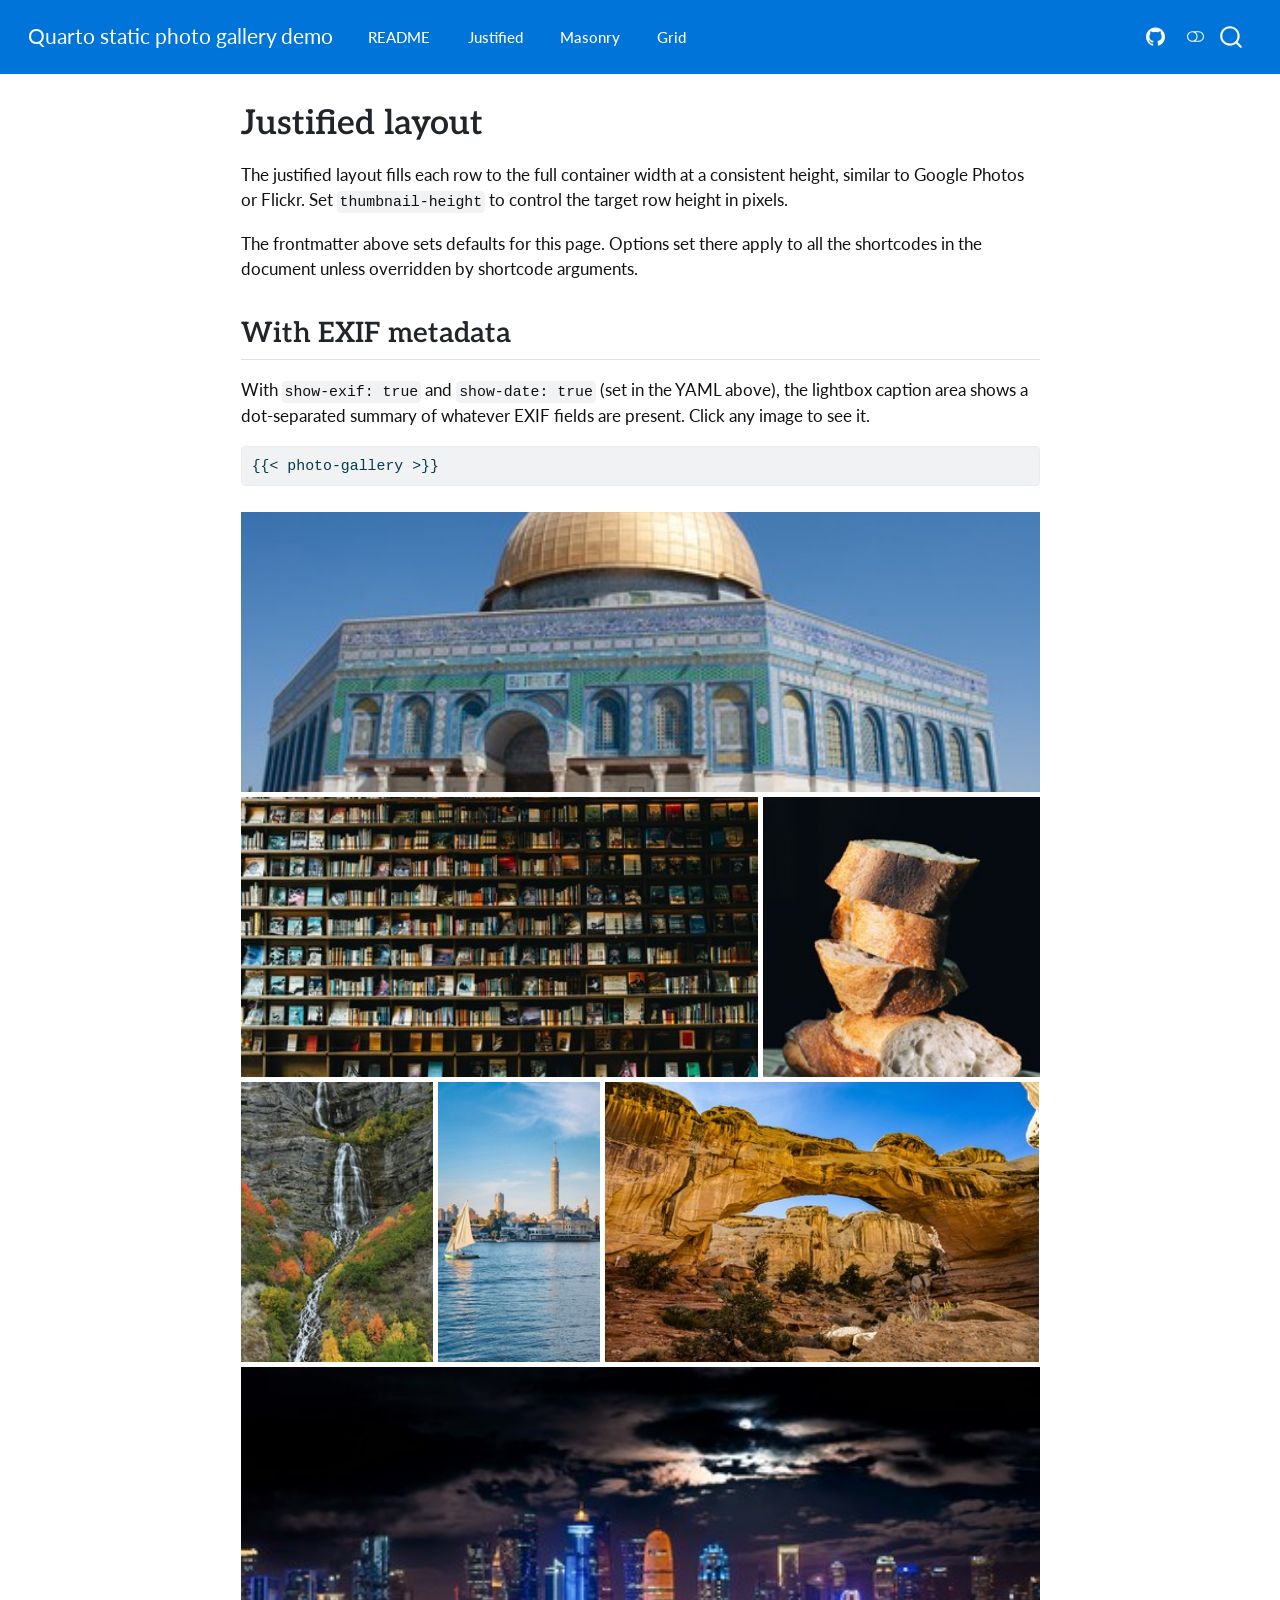
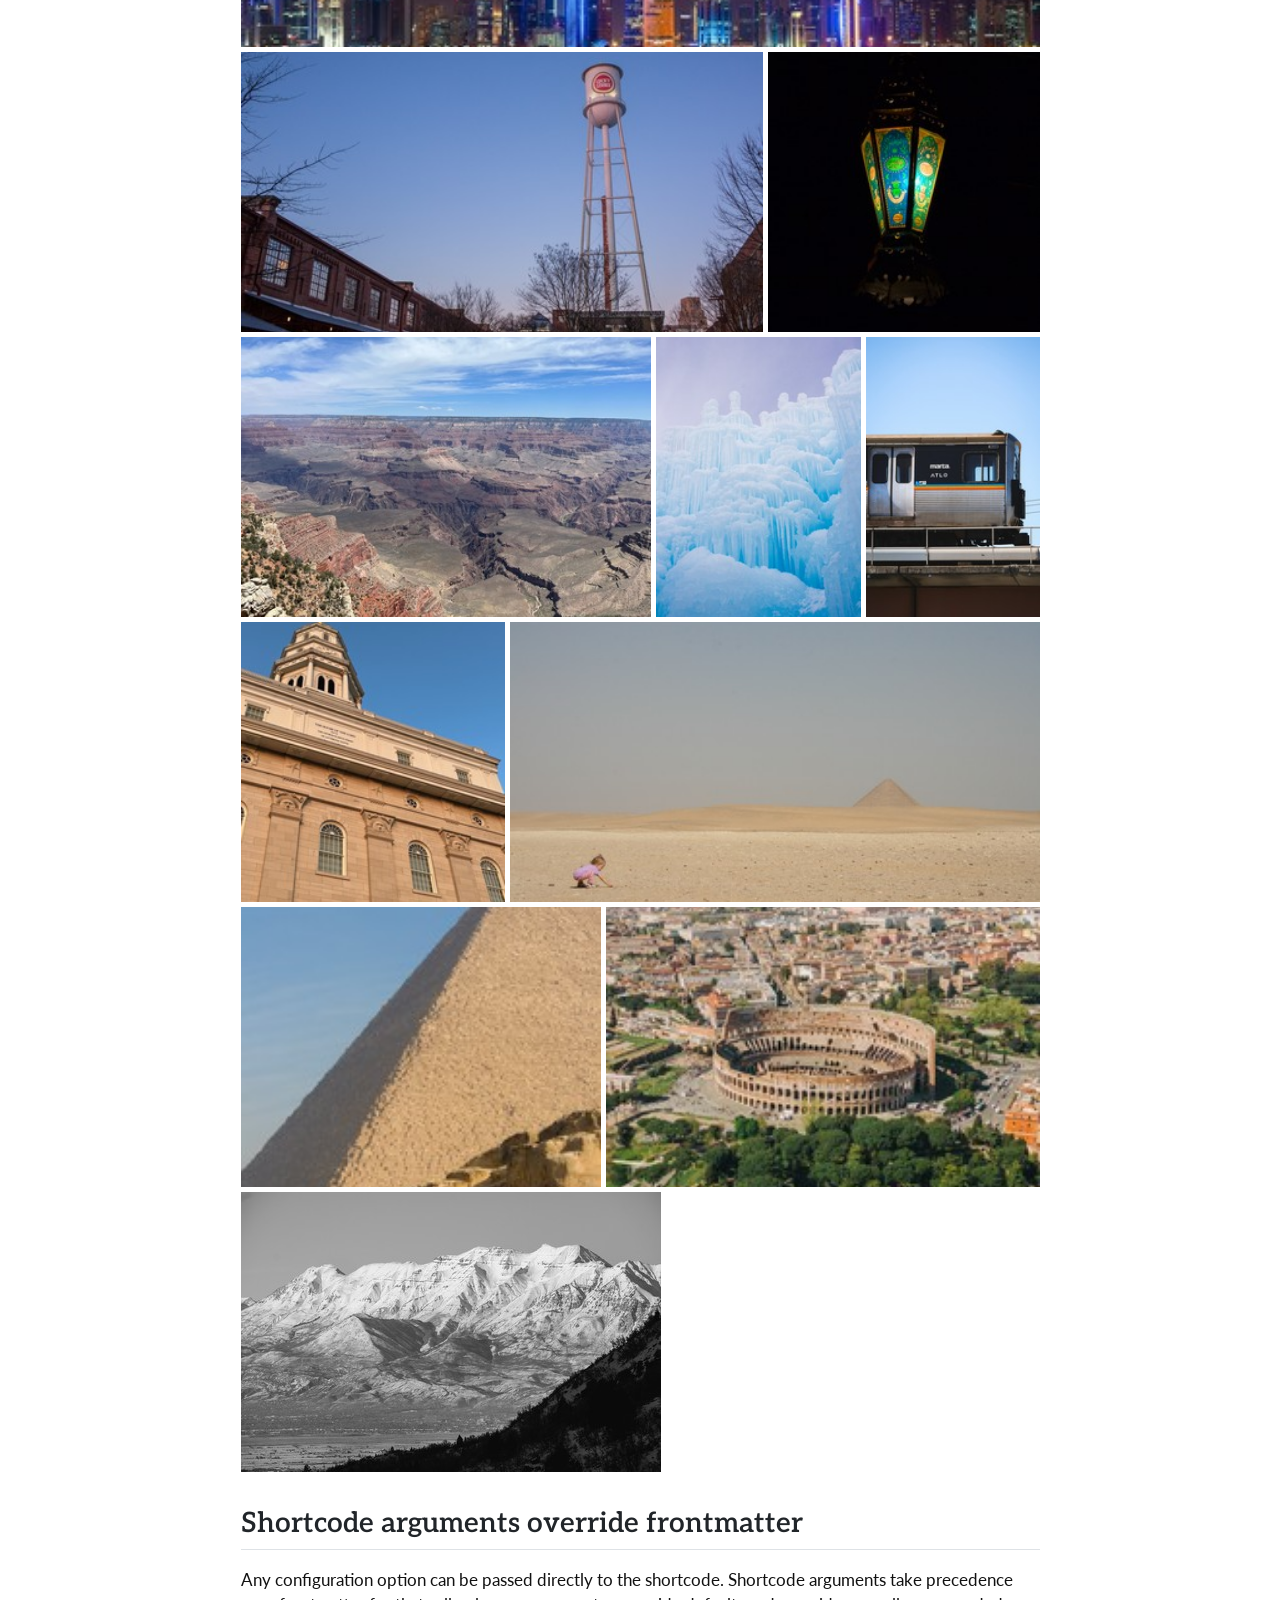
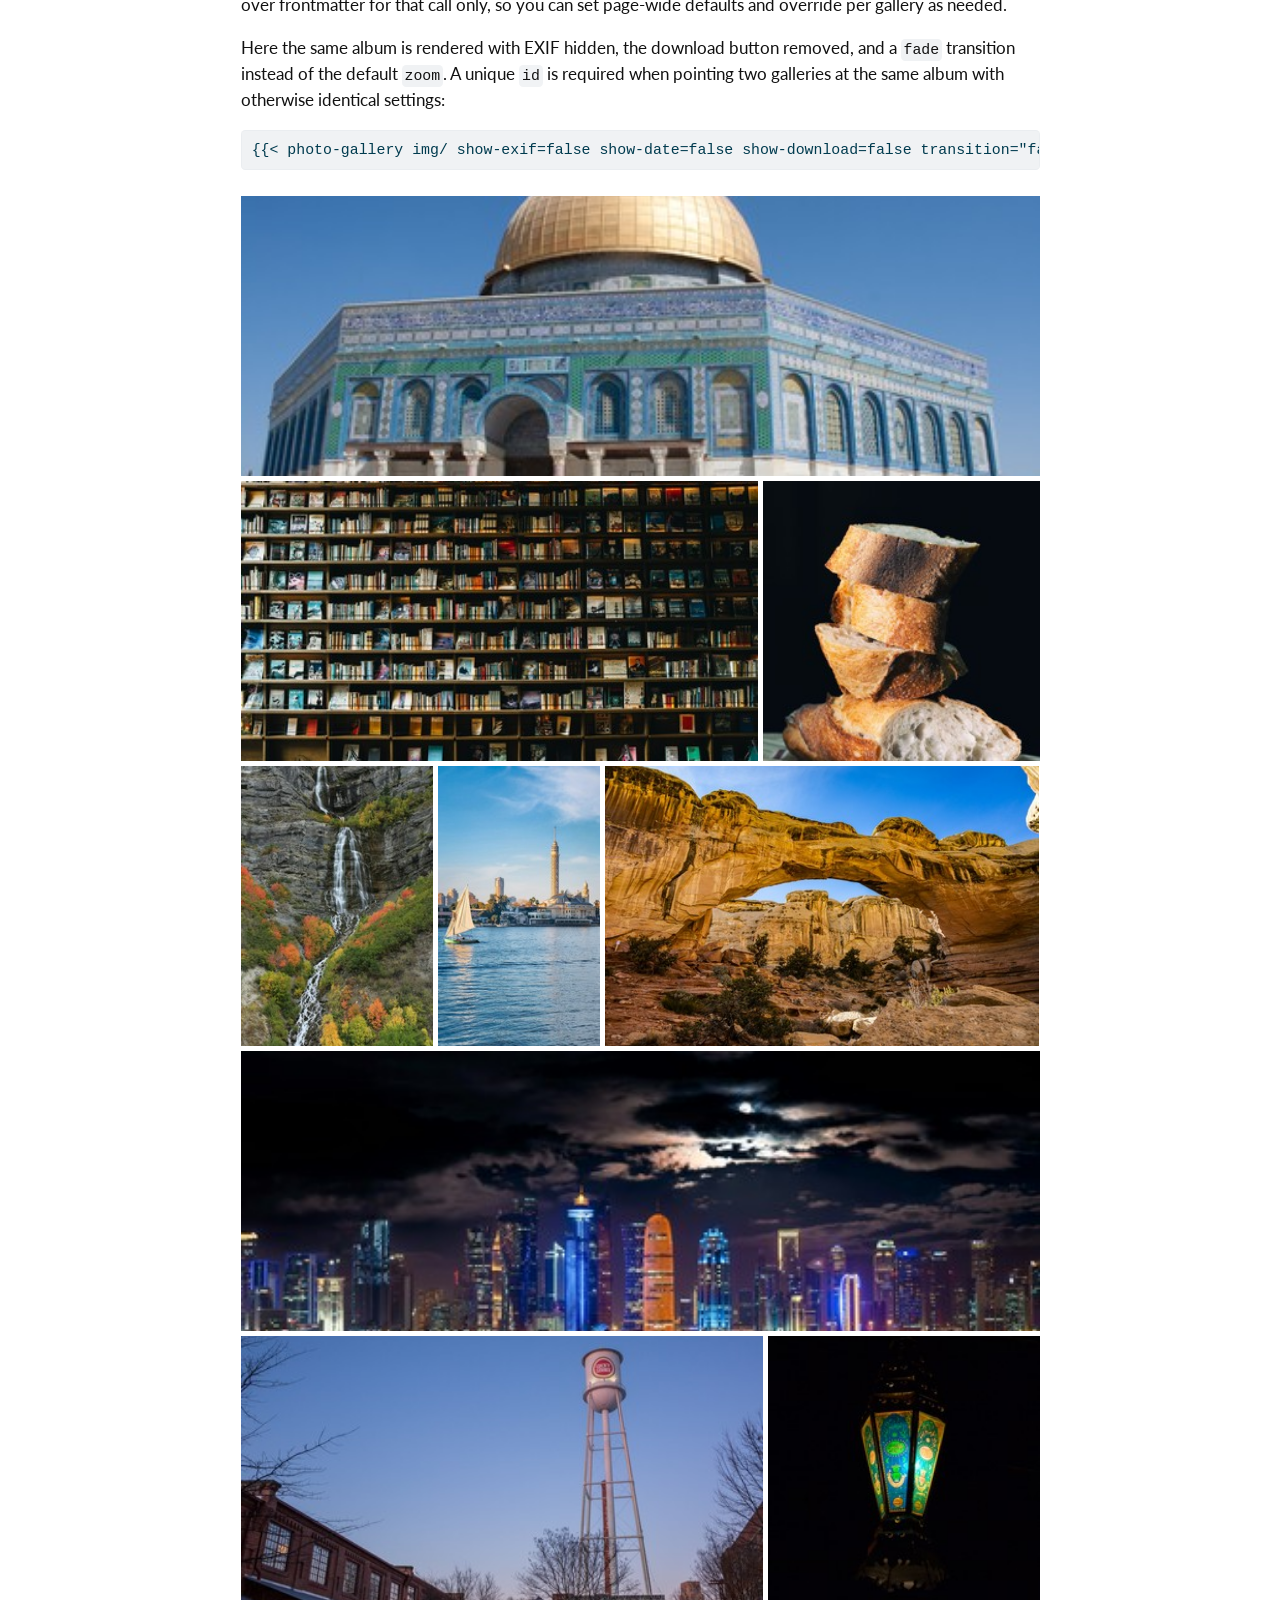
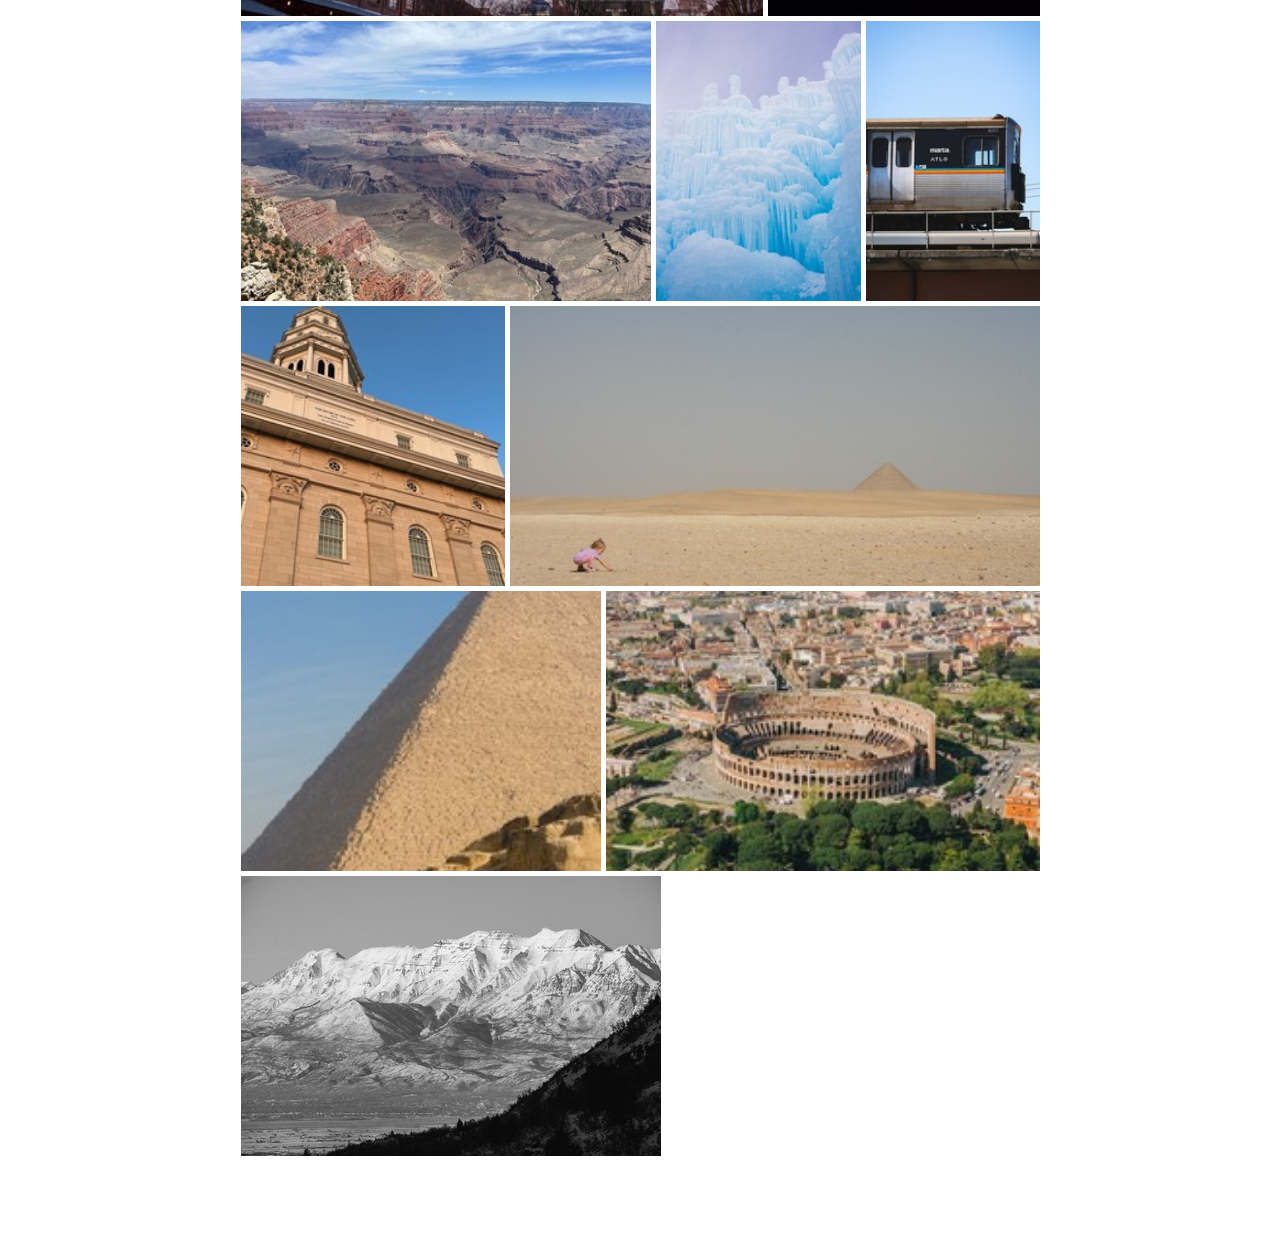
<file: justified.html>
<!DOCTYPE html>
<html xmlns="http://www.w3.org/1999/xhtml" lang="en" xml:lang="en"><head>

<meta charset="utf-8">
<meta name="generator" content="quarto-1.9.38">

<meta name="viewport" content="width=device-width, initial-scale=1.0, user-scalable=yes">


<title>Justified layout – Quarto static photo gallery demo</title>
<style>
/* Default styles provided by pandoc.
** See https://pandoc.org/MANUAL.html#variables-for-html for config info.
*/
code{white-space: pre-wrap;}
span.smallcaps{font-variant: small-caps;}
div.columns{display: flex; gap: min(4vw, 1.5em);}
div.column{flex: auto; overflow-x: auto;}
div.hanging-indent{margin-left: 1.5em; text-indent: -1.5em;}
ul.task-list{list-style: none;}
ul.task-list li input[type="checkbox"] {
  width: 0.8em;
  margin: 0 0.8em 0.2em -1em; /* quarto-specific, see https://github.com/quarto-dev/quarto-cli/issues/4556 */ 
  vertical-align: middle;
}
/* CSS for syntax highlighting */
html { -webkit-text-size-adjust: 100%; }
pre > code.sourceCode { white-space: pre; position: relative; }
pre > code.sourceCode > span { display: inline-block; line-height: 1.25; }
pre > code.sourceCode > span:empty { height: 1.2em; }
.sourceCode { overflow: visible; }
code.sourceCode > span { color: inherit; text-decoration: inherit; }
div.sourceCode { margin: 1em 0; }
pre.sourceCode { margin: 0; }
@media screen {
div.sourceCode { overflow: auto; }
}
@media print {
pre > code.sourceCode { white-space: pre-wrap; }
pre > code.sourceCode > span { text-indent: -5em; padding-left: 5em; }
}
pre.numberSource code
  { counter-reset: source-line 0; }
pre.numberSource code > span
  { position: relative; left: -4em; counter-increment: source-line; }
pre.numberSource code > span > a:first-child::before
  { content: counter(source-line);
    position: relative; left: -1em; text-align: right; vertical-align: baseline;
    border: none; display: inline-block;
    -webkit-touch-callout: none; -webkit-user-select: none;
    -khtml-user-select: none; -moz-user-select: none;
    -ms-user-select: none; user-select: none;
    padding: 0 4px; width: 4em;
  }
pre.numberSource { margin-left: 3em;  padding-left: 4px; }
div.sourceCode
  {   }
@media screen {
pre > code.sourceCode > span > a:first-child::before { text-decoration: underline; }
}
</style>


<script src="site_libs/quarto-nav/quarto-nav.js"></script>
<script src="site_libs/quarto-nav/headroom.min.js"></script>
<script src="site_libs/clipboard/clipboard.min.js"></script>
<script src="site_libs/quarto-search/autocomplete.umd.js"></script>
<script src="site_libs/quarto-search/fuse.min.js"></script>
<script src="site_libs/quarto-search/quarto-search.js"></script>
<meta name="quarto:offset" content="./">
<script src="site_libs/quarto-html/quarto.js" type="module"></script>
<script src="site_libs/quarto-html/tabsets/tabsets.js" type="module"></script>
<script src="site_libs/quarto-html/popper.min.js"></script>
<script src="site_libs/quarto-html/tippy.umd.min.js"></script>
<script src="site_libs/quarto-html/anchor.min.js"></script>
<link href="site_libs/quarto-html/tippy.css" rel="stylesheet">
<link href="site_libs/quarto-html/quarto-syntax-highlighting-15634bcf2e68342d4ad2dfa704d543f6.css" rel="stylesheet" class="quarto-color-scheme" id="quarto-text-highlighting-styles">
<link href="site_libs/quarto-html/quarto-syntax-highlighting-dark-0a6b7249c26820e032cb0bd839ff02b1.css" rel="stylesheet" class="quarto-color-scheme quarto-color-alternate" id="quarto-text-highlighting-styles">
<link href="site_libs/quarto-html/quarto-syntax-highlighting-15634bcf2e68342d4ad2dfa704d543f6.css" rel="stylesheet" class="quarto-color-scheme-extra" id="quarto-text-highlighting-styles">
<script src="site_libs/bootstrap/bootstrap.min.js"></script>
<link href="site_libs/bootstrap/bootstrap-icons.css" rel="stylesheet">
<link href="site_libs/bootstrap/bootstrap-9fc01c43b7fcc9049138c4eb94797152.min.css" rel="stylesheet" append-hash="true" class="quarto-color-scheme" id="quarto-bootstrap" data-mode="light">
<link href="site_libs/bootstrap/bootstrap-dark-d834a0780de109bb5e73925c0df7ffa5.min.css" rel="stylesheet" append-hash="true" class="quarto-color-scheme quarto-color-alternate" id="quarto-bootstrap" data-mode="dark">
<link href="site_libs/bootstrap/bootstrap-9fc01c43b7fcc9049138c4eb94797152.min.css" rel="stylesheet" append-hash="true" class="quarto-color-scheme-extra" id="quarto-bootstrap" data-mode="light">
<script src="site_libs/quarto-contrib/photo-gallery-0.1.0/photoswipe.umd.min.js"></script>
<script src="site_libs/quarto-contrib/photo-gallery-0.1.0/photoswipe-lightbox.umd.min.js"></script>
<script src="site_libs/quarto-contrib/photo-gallery-0.1.0/dayjs.min.js"></script>
<script src="site_libs/quarto-contrib/photo-gallery-0.1.0/photo-gallery.js"></script>
<link href="site_libs/quarto-contrib/photo-gallery-0.1.0/photoswipe.css" rel="stylesheet">
<link href="site_libs/quarto-contrib/photo-gallery-0.1.0/photo-gallery.css" rel="stylesheet">
<script id="quarto-search-options" type="application/json">{
  "location": "navbar",
  "copy-button": false,
  "collapse-after": 3,
  "panel-placement": "end",
  "type": "overlay",
  "limit": 50,
  "keyboard-shortcut": [
    "f",
    "/",
    "s"
  ],
  "show-item-context": false,
  "language": {
    "search-no-results-text": "No results",
    "search-matching-documents-text": "matching documents",
    "search-copy-link-title": "Copy link to search",
    "search-hide-matches-text": "Hide additional matches",
    "search-more-match-text": "more match in this document",
    "search-more-matches-text": "more matches in this document",
    "search-clear-button-title": "Clear",
    "search-text-placeholder": "",
    "search-detached-cancel-button-title": "Cancel",
    "search-submit-button-title": "Submit",
    "search-label": "Search"
  }
}</script>


</head>

<body class="nav-fixed fullcontent quarto-light"><script id="quarto-html-before-body" type="application/javascript">
    const toggleBodyColorMode = (bsSheetEl) => {
      const mode = bsSheetEl.getAttribute("data-mode");
      const bodyEl = window.document.querySelector("body");
      if (mode === "dark") {
        bodyEl.classList.add("quarto-dark");
        bodyEl.classList.remove("quarto-light");
      } else {
        bodyEl.classList.add("quarto-light");
        bodyEl.classList.remove("quarto-dark");
      }
    }
    const toggleBodyColorPrimary = () => {
      const bsSheetEl = window.document.querySelector("link#quarto-bootstrap:not([rel=disabled-stylesheet])");
      if (bsSheetEl) {
        toggleBodyColorMode(bsSheetEl);
      }
    }
    const setColorSchemeToggle = (alternate) => {
      const toggles = window.document.querySelectorAll('.quarto-color-scheme-toggle');
      for (let i=0; i < toggles.length; i++) {
        const toggle = toggles[i];
        if (toggle) {
          if (alternate) {
            toggle.classList.add("alternate");
          } else {
            toggle.classList.remove("alternate");
          }
        }
      }
    };
    const toggleColorMode = (alternate) => {
      // Switch the stylesheets
      const primaryStylesheets = window.document.querySelectorAll('link.quarto-color-scheme:not(.quarto-color-alternate)');
      const alternateStylesheets = window.document.querySelectorAll('link.quarto-color-scheme.quarto-color-alternate');
      manageTransitions('#quarto-margin-sidebar .nav-link', false);
      if (alternate) {
        // note: dark is layered on light, we don't disable primary!
        enableStylesheet(alternateStylesheets);
        for (const sheetNode of alternateStylesheets) {
          if (sheetNode.id === "quarto-bootstrap") {
            toggleBodyColorMode(sheetNode);
          }
        }
      } else {
        disableStylesheet(alternateStylesheets);
        enableStylesheet(primaryStylesheets)
        toggleBodyColorPrimary();
      }
      manageTransitions('#quarto-margin-sidebar .nav-link', true);
      // Switch the toggles
      setColorSchemeToggle(alternate)
      // Hack to workaround the fact that safari doesn't
      // properly recolor the scrollbar when toggling (#1455)
      if (navigator.userAgent.indexOf('Safari') > 0 && navigator.userAgent.indexOf('Chrome') == -1) {
        manageTransitions("body", false);
        window.scrollTo(0, 1);
        setTimeout(() => {
          window.scrollTo(0, 0);
          manageTransitions("body", true);
        }, 40);
      }
    }
    const disableStylesheet = (stylesheets) => {
      for (let i=0; i < stylesheets.length; i++) {
        const stylesheet = stylesheets[i];
        stylesheet.rel = 'disabled-stylesheet';
      }
    }
    const enableStylesheet = (stylesheets) => {
      for (let i=0; i < stylesheets.length; i++) {
        const stylesheet = stylesheets[i];
        if(stylesheet.rel !== 'stylesheet') { // for Chrome, which will still FOUC without this check
          stylesheet.rel = 'stylesheet';
        }
      }
    }
    const manageTransitions = (selector, allowTransitions) => {
      const els = window.document.querySelectorAll(selector);
      for (let i=0; i < els.length; i++) {
        const el = els[i];
        if (allowTransitions) {
          el.classList.remove('notransition');
        } else {
          el.classList.add('notransition');
        }
      }
    }
    const isFileUrl = () => {
      return window.location.protocol === 'file:';
    }
    const hasAlternateSentinel = () => {
      let styleSentinel = getColorSchemeSentinel();
      if (styleSentinel !== null) {
        return styleSentinel === "alternate";
      } else {
        return false;
      }
    }
    const setStyleSentinel = (alternate) => {
      const value = alternate ? "alternate" : "default";
      if (!isFileUrl()) {
        window.localStorage.setItem("quarto-color-scheme", value);
      } else {
        localAlternateSentinel = value;
      }
    }
    const getColorSchemeSentinel = () => {
      if (!isFileUrl()) {
        const storageValue = window.localStorage.getItem("quarto-color-scheme");
        return storageValue != null ? storageValue : localAlternateSentinel;
      } else {
        return localAlternateSentinel;
      }
    }
    const toggleGiscusIfUsed = (isAlternate, darkModeDefault) => {
      const baseTheme = document.querySelector('#giscus-base-theme')?.value ?? 'light';
      const alternateTheme = document.querySelector('#giscus-alt-theme')?.value ?? 'dark';
      let newTheme = '';
      if(authorPrefersDark) {
        newTheme = isAlternate ? baseTheme : alternateTheme;
      } else {
        newTheme = isAlternate ? alternateTheme : baseTheme;
      }
      const changeGiscusTheme = () => {
        // From: https://github.com/giscus/giscus/issues/336
        const sendMessage = (message) => {
          const iframe = document.querySelector('iframe.giscus-frame');
          if (!iframe) return;
          iframe.contentWindow.postMessage({ giscus: message }, 'https://giscus.app');
        }
        sendMessage({
          setConfig: {
            theme: newTheme
          }
        });
      }
      const isGiscussLoaded = window.document.querySelector('iframe.giscus-frame') !== null;
      if (isGiscussLoaded) {
        changeGiscusTheme();
      }
    };
    const authorPrefersDark = false;
    const darkModeDefault = authorPrefersDark;
      document.querySelector('link#quarto-text-highlighting-styles.quarto-color-scheme-extra').rel = 'disabled-stylesheet';
      document.querySelector('link#quarto-bootstrap.quarto-color-scheme-extra').rel = 'disabled-stylesheet';
    let localAlternateSentinel = darkModeDefault ? 'alternate' : 'default';
    // Dark / light mode switch
    window.quartoToggleColorScheme = () => {
      // Read the current dark / light value
      let toAlternate = !hasAlternateSentinel();
      toggleColorMode(toAlternate);
      setStyleSentinel(toAlternate);
      toggleGiscusIfUsed(toAlternate, darkModeDefault);
      window.dispatchEvent(new Event('resize'));
    };
    // Switch to dark mode if need be
    if (hasAlternateSentinel()) {
      toggleColorMode(true);
    } else {
      toggleColorMode(false);
    }
  </script>

<div id="quarto-search-results"></div>
  <header id="quarto-header" class="headroom fixed-top">
    <nav class="navbar navbar-expand-lg " data-bs-theme="dark">
      <div class="navbar-container container-fluid">
      <div class="navbar-brand-container mx-auto">
    <a class="navbar-brand" href="./index.html">
    <span class="navbar-title">Quarto static photo gallery demo</span>
    </a>
  </div>
            <div id="quarto-search" class="" title="Search"></div>
          <button class="navbar-toggler" type="button" data-bs-toggle="collapse" data-bs-target="#navbarCollapse" aria-controls="navbarCollapse" role="menu" aria-expanded="false" aria-label="Toggle navigation" onclick="if (window.quartoToggleHeadroom) { window.quartoToggleHeadroom(); }">
  <span class="navbar-toggler-icon"></span>
</button>
          <div class="collapse navbar-collapse" id="navbarCollapse">
            <ul class="navbar-nav navbar-nav-scroll me-auto">
  <li class="nav-item">
    <a class="nav-link" href="./index.html"> 
<span class="menu-text">README</span></a>
  </li>  
  <li class="nav-item">
    <a class="nav-link active" href="./justified.html" aria-current="page"> 
<span class="menu-text">Justified</span></a>
  </li>  
  <li class="nav-item">
    <a class="nav-link" href="./masonry.html"> 
<span class="menu-text">Masonry</span></a>
  </li>  
  <li class="nav-item">
    <a class="nav-link" href="./grid.html"> 
<span class="menu-text">Grid</span></a>
  </li>  
</ul>
            <ul class="navbar-nav navbar-nav-scroll ms-auto">
  <li class="nav-item compact">
    <a class="nav-link" href="https://github.com/andrewheiss/quarto-static-photo-gallery"> <i class="bi bi-github" role="img" aria-label="github">
</i> 
<span class="menu-text"></span></a>
  </li>  
</ul>
          </div> <!-- /navcollapse -->
            <div class="quarto-navbar-tools">
  <a href="" class="quarto-color-scheme-toggle quarto-navigation-tool  px-1" onclick="window.quartoToggleColorScheme(); return false;" title="Toggle dark mode"><i class="bi"></i></a>
</div>
      </div> <!-- /container-fluid -->
    </nav>
</header>
<!-- content -->
<div id="quarto-content" class="quarto-container page-columns page-rows-contents page-layout-article page-navbar">
<!-- sidebar -->
<!-- margin-sidebar -->
    
<!-- main -->
<main class="content" id="quarto-document-content">


<header id="title-block-header" class="quarto-title-block default">
<div class="quarto-title">
<h1 class="title">Justified layout</h1>
</div>



<div class="quarto-title-meta">

    
  
    
  </div>
  


</header>


<p>The justified layout fills each row to the full container width at a consistent height, similar to Google Photos or Flickr. Set <code>thumbnail-height</code> to control the target row height in pixels.</p>
<p>The frontmatter above sets defaults for this page. Options set there apply to all the shortcodes in the document unless overridden by shortcode arguments.</p>
<section id="with-exif-metadata" class="level2">
<h2 class="anchored" data-anchor-id="with-exif-metadata">With EXIF metadata</h2>
<p>With <code>show-exif: true</code> and <code>show-date: true</code> (set in the YAML above), the lightbox caption area shows a dot-separated summary of whatever EXIF fields are present. Click any image to see it.</p>
<div class="code-copy-outer-scaffold"><div class="sourceCode" id="cb1" data-shortcodes="false"><pre class="sourceCode markdown code-with-copy"><code class="sourceCode markdown"><span id="cb1-1"><a href="#cb1-1" aria-hidden="true" tabindex="-1"></a>{{&lt; photo-gallery &gt;}}</span></code></pre></div><button title="Copy to Clipboard" class="code-copy-button"><i class="bi"></i></button></div>
<div class="photo-gallery" data-layout="justified" style="--pg-gap: 5px; --pg-row-height: 280px; --pg-columns: 3;">
<div class="pswp-gallery" id="pg-1" data-download="true" data-transition="zoom" data-bullets="false">
<a href="img/al-aqsa.jpg" data-pswp-width="2400" data-pswp-height="1600" data-cropped="false" class="pg-item" style="flex-grow: 1.5000;" title="Al-Aqsa — Al-Aqsa mosque in Jerusalem Photo by Andrew Heiss" aria-describedby="pg-1-cap-1" data-pg-desc="Al-Aqsa mosque in Jerusalem<br>Photo by Andrew Heiss">
<img src="img/thumbs/al-aqsa.jpg" alt="Al-Aqsa mosque in Jerusalem Photo by Andrew Heiss" width="420" height="280" loading="lazy">
<div class="pg-caption" id="pg-1-cap-1"><span class="pg-title">Al-Aqsa</span><span class="pg-meta"><time datetime="2009-08-30T09:52:01" data-date-format="MMMM D, YYYY" data-datetime-format="MMMM D, YYYY [at] h:mm A">2009-08-30T09:52:01</time> · f/11 · 1/400s · 18mm · ISO 200 · Canon EOS DIGITAL REBEL XTi</span><span class="pg-description">Al-Aqsa mosque in Jerusalem Photo by Andrew Heiss</span></div>
</a>
<a href="img/books.jpg" data-pswp-width="2400" data-pswp-height="1600" data-cropped="false" class="pg-item" style="flex-grow: 1.5000;" title="Books — A wall of books Photo by Peter Thomas on Unsplash" aria-describedby="pg-1-cap-2" data-pg-desc="A wall of books<br>Photo by <a href=&quot;https://unsplash.com/@lifeof_peter_&quot;>Peter Thomas</a> on <a href=&quot;https://unsplash.com/photos/books-fill-a-wooden-bookshelf-he4j9YyWFoo&quot;>Unsplash</a>">
<img src="img/thumbs/books.jpg" alt="A wall of books Photo by Peter Thomas on Unsplash" width="420" height="280" loading="lazy">
<div class="pg-caption" id="pg-1-cap-2"><span class="pg-title">Books</span><span class="pg-meta"><time datetime="2025-03-13" data-date-format="MMMM D, YYYY" data-datetime-format="MMMM D, YYYY [at] h:mm A">2025-03-13</time></span><span class="pg-description">A wall of books Photo by Peter Thomas on Unsplash</span></div>
</a>
<a href="img/breaad.jpg" data-pswp-width="2400" data-pswp-height="3000" data-cropped="false" class="pg-item" style="flex-grow: 0.8000;" title="Bread — A stack of sliced bread Photo by Rodolfo Marques on Unsplash" aria-describedby="pg-1-cap-3" data-pg-desc="A stack of sliced bread<br>Photo by <a href=&quot;https://unsplash.com/@rodolfomarques&quot;>Rodolfo Marques</a> on <a href=&quot;https://unsplash.com/photos/sliced-breads-GzBO_o0RvEg&quot;>Unsplash</a>">
<img src="img/thumbs/breaad.jpg" alt="A stack of sliced bread Photo by Rodolfo Marques on Unsplash" width="224" height="280" loading="lazy">
<div class="pg-caption" id="pg-1-cap-3"><span class="pg-title">Bread</span><span class="pg-meta"><time datetime="2018-08-08" data-date-format="MMMM D, YYYY" data-datetime-format="MMMM D, YYYY [at] h:mm A">2018-08-08</time></span><span class="pg-description">A stack of sliced bread Photo by Rodolfo Marques on Unsplash</span></div>
</a>
<a href="img/bridal-veil.jpg" data-pswp-width="2400" data-pswp-height="3600" data-cropped="false" class="pg-item" style="flex-grow: 0.6667;" title="Bridal Veil Falls — Bridal Veil Falls near Provo, Utah Photo by David Wirzba on Unsplash" aria-describedby="pg-1-cap-4" data-pg-desc="Bridal Veil Falls near Provo, Utah<br>Photo by <a href=&quot;https://unsplash.com/@psalms&quot;>David Wirzba</a> on <a href=&quot;https://unsplash.com/photos/photo-of-waterfalls-during-daytime-hZuSXNKCyzE&quot;>Unsplash</a>">
<img src="img/thumbs/bridal-veil.jpg" alt="Bridal Veil Falls near Provo, Utah Photo by David Wirzba on Unsplash" width="186" height="280" loading="lazy">
<div class="pg-caption" id="pg-1-cap-4"><span class="pg-title">Bridal Veil Falls</span><span class="pg-meta"><time datetime="2019-06-17" data-date-format="MMMM D, YYYY" data-datetime-format="MMMM D, YYYY [at] h:mm A">2019-06-17</time></span><span class="pg-description">Bridal Veil Falls near Provo, Utah Photo by David Wirzba on Unsplash</span></div>
</a>
<a href="img/cairo.jpg" data-pswp-width="1910" data-pswp-height="3392" data-cropped="false" class="pg-item" style="flex-grow: 0.5631;" title="Cairo — A felucca on the Nile in front of Cairo Tower in Egypt Photo by Hatem Ramadan on Unsplash" aria-describedby="pg-1-cap-5" data-pg-desc="A felucca on the Nile in front of Cairo Tower in Egypt<br>Photo by <a href=&quot;https://unsplash.com/@canismajoris&quot;>Hatem Ramadan</a> on <a href=&quot;https://unsplash.com/photos/a-sailboat-on-the-water-with-a-city-in-the-background-59RY-ykUIAg&quot;>Unsplash</a>">
<img src="img/thumbs/cairo.jpg" alt="A felucca on the Nile in front of Cairo Tower in Egypt Photo by Hatem Ramadan on Unsplash" width="157" height="280" loading="lazy">
<div class="pg-caption" id="pg-1-cap-5"><span class="pg-title">Cairo</span><span class="pg-meta"><time datetime="2024-09-29" data-date-format="MMMM D, YYYY" data-datetime-format="MMMM D, YYYY [at] h:mm A">2024-09-29</time></span><span class="pg-description">A felucca on the Nile in front of Cairo Tower in Egypt Photo by Hatem Ramadan on Unsplash</span></div>
</a>
<a href="img/capitol-reef.jpg" data-pswp-width="2400" data-pswp-height="1600" data-cropped="false" class="pg-item" style="flex-grow: 1.5000;" title="Capitol Reef — Hickman Bridge in Capitol Reef National Park, Utah Photo by Lori Stevens on Unsplash" aria-describedby="pg-1-cap-6" data-pg-desc="Hickman Bridge in Capitol Reef National Park, Utah<br>Photo by <a href=&quot;https://unsplash.com/@lancetraveler60&quot;>Lori Stevens</a> on <a href=&quot;https://unsplash.com/photos/a-large-rock-formation-with-an-arch-in-the-middle-of-it-Kdu1gxxua5A&quot;>Unsplash</a>">
<img src="img/thumbs/capitol-reef.jpg" alt="Hickman Bridge in Capitol Reef National Park, Utah Photo by Lori Stevens on Unsplash" width="420" height="280" loading="lazy">
<div class="pg-caption" id="pg-1-cap-6"><span class="pg-title">Capitol Reef</span><span class="pg-meta"><time datetime="2022-06-2" data-date-format="MMMM D, YYYY" data-datetime-format="MMMM D, YYYY [at] h:mm A">2022-06-2</time></span><span class="pg-description">Hickman Bridge in Capitol Reef National Park, Utah Photo by Lori Stevens on Unsplash</span></div>
</a>
<a href="img/doha.jpg" data-pswp-width="2400" data-pswp-height="1600" data-cropped="false" class="pg-item" style="flex-grow: 1.5000;" title="Doha — West Bay in Doha, Qatar Photo by Akbar Nemati on Unsplash" aria-describedby="pg-1-cap-7" data-pg-desc="West Bay in Doha, Qatar<br>Photo by <a href=&quot;https://unsplash.com/@akbarnemati&quot;>Akbar Nemati</a> on <a href=&quot;https://unsplash.com/photos/a-city-skyline-with-a-full-moon-in-the-sky-Q8NuHm4PbXc&quot;>Unsplash</a>">
<img src="img/thumbs/doha.jpg" alt="West Bay in Doha, Qatar Photo by Akbar Nemati on Unsplash" width="420" height="280" loading="lazy">
<div class="pg-caption" id="pg-1-cap-7"><span class="pg-title">Doha</span><span class="pg-meta"><time datetime="2023-05-04" data-date-format="MMMM D, YYYY" data-datetime-format="MMMM D, YYYY [at] h:mm A">2023-05-04</time></span><span class="pg-description">West Bay in Doha, Qatar Photo by Akbar Nemati on Unsplash</span></div>
</a>
<a href="img/durham.jpg" data-pswp-width="2400" data-pswp-height="1600" data-cropped="false" class="pg-item" style="flex-grow: 1.5000;" title="Water tower — Lucky Strike water tower in Durham, North Carolina Photo by Colin Rowley on Unsplash" aria-describedby="pg-1-cap-8" data-pg-desc="Lucky Strike water tower in Durham, North Carolina<br>Photo by <a href=&quot;https://unsplash.com/@colincollect&quot;>Colin Rowley</a> on <a href=&quot;https://unsplash.com/photos/a-water-tower-in-the-middle-of-a-town-kKegdvaaHvo&quot;>Unsplash</a>">
<img src="img/thumbs/durham.jpg" alt="Lucky Strike water tower in Durham, North Carolina Photo by Colin Rowley on Unsplash" width="420" height="280" loading="lazy">
<div class="pg-caption" id="pg-1-cap-8"><span class="pg-title">Water tower</span><span class="pg-meta"><time datetime="2021-10-07" data-date-format="MMMM D, YYYY" data-datetime-format="MMMM D, YYYY [at] h:mm A">2021-10-07</time></span><span class="pg-description">Lucky Strike water tower in Durham, North Carolina Photo by Colin Rowley on Unsplash</span></div>
</a>
<a href="img/fanous.jpg" data-pswp-width="1872" data-pswp-height="2400" data-cropped="false" class="pg-item" style="flex-grow: 0.7800;" title="Fanous — Ramandan fanous (lantern) in Cairo, Egypt Photo by Andrew Heiss" aria-describedby="pg-1-cap-9" data-pg-desc="Ramandan fanous (lantern) in Cairo, Egypt<br>Photo by Andrew Heiss">
<img src="img/thumbs/fanous.jpg" alt="Ramandan fanous (lantern) in Cairo, Egypt Photo by Andrew Heiss" width="218" height="280" loading="lazy">
<div class="pg-caption" id="pg-1-cap-9"><span class="pg-title">Fanous</span><span class="pg-meta"><time datetime="2008-08-31T13:04:14" data-date-format="MMMM D, YYYY" data-datetime-format="MMMM D, YYYY [at] h:mm A">2008-08-31T13:04:14</time> · f/8 · 1/250s · 39mm · ISO 800 · Canon EOS DIGITAL REBEL XTi</span><span class="pg-description">Ramandan fanous (lantern) in Cairo, Egypt Photo by Andrew Heiss</span></div>
</a>
<a href="img/grand-canyon.jpg" data-pswp-width="2400" data-pswp-height="1800" data-cropped="false" class="pg-item" style="flex-grow: 1.3333;" title="Grand Canyon — The Grand Canyon in Arizona Photo by Andrew Heiss" aria-describedby="pg-1-cap-10" data-pg-desc="The Grand Canyon in Arizona<br>Photo by Andrew Heiss">
<img src="img/thumbs/grand-canyon.jpg" alt="The Grand Canyon in Arizona Photo by Andrew Heiss" width="373" height="280" loading="lazy">
<div class="pg-caption" id="pg-1-cap-10"><span class="pg-title">Grand Canyon</span><span class="pg-meta"><time datetime="2023-06-07T10:56:09" data-date-format="MMMM D, YYYY" data-datetime-format="MMMM D, YYYY [at] h:mm A">2023-06-07T10:56:09</time> · f/1.6 · 1/4651s · 5mm · ISO 50 · Apple iPhone 13</span><span class="pg-description">The Grand Canyon in Arizona Photo by Andrew Heiss</span></div>
</a>
<a href="img/ice.jpg" data-pswp-width="1600" data-pswp-height="2400" data-cropped="false" class="pg-item" style="flex-grow: 0.6667;" title="Ice castle — Ice castle in Midway, Utah Photo by Andrew Heiss" aria-describedby="pg-1-cap-11" data-pg-desc="Ice castle in Midway, Utah<br>Photo by Andrew Heiss">
<img src="img/thumbs/ice.jpg" alt="Ice castle in Midway, Utah Photo by Andrew Heiss" width="186" height="280" loading="lazy">
<div class="pg-caption" id="pg-1-cap-11"><span class="pg-title">Ice castle</span><span class="pg-meta"><time datetime="2011-01-15T15:22:42" data-date-format="MMMM D, YYYY" data-datetime-format="MMMM D, YYYY [at] h:mm A">2011-01-15T15:22:42</time> · f/11 · 1/320s · 21mm · ISO 100 · Canon EOS DIGITAL REBEL XTi</span><span class="pg-description">Ice castle in Midway, Utah Photo by Andrew Heiss</span></div>
</a>
<a href="img/marta.jpg" data-pswp-width="2400" data-pswp-height="4267" data-cropped="false" class="pg-item" style="flex-grow: 0.5625;" title="MARTA — MARTA train in Atlanta, Georgia Photo by Levi on Unsplash" aria-describedby="pg-1-cap-12" data-pg-desc="MARTA train in Atlanta, Georgia<br>Photo by <a href=&quot;https://unsplash.com/@levipurk&quot;>Levi</a> on <a href=&quot;https://unsplash.com/photos/a-silver-train-traveling-over-a-bridge-under-a-blue-sky-jXfCtN7hzZY&quot;>Unsplash</a>">
<img src="img/thumbs/marta.jpg" alt="MARTA train in Atlanta, Georgia Photo by Levi on Unsplash" width="157" height="280" loading="lazy">
<div class="pg-caption" id="pg-1-cap-12"><span class="pg-title">MARTA</span><span class="pg-meta"><time datetime="2023-10-09" data-date-format="MMMM D, YYYY" data-datetime-format="MMMM D, YYYY [at] h:mm A">2023-10-09</time></span><span class="pg-description">MARTA train in Atlanta, Georgia Photo by Levi on Unsplash</span></div>
</a>
<a href="img/nauvoo.jpg" data-pswp-width="1800" data-pswp-height="2400" data-cropped="false" class="pg-item" style="flex-grow: 0.7500;" title="Nauvoo Temple — LDS temple in Nauvoo, Illinois Photo by Andrew Heiss" aria-describedby="pg-1-cap-13" data-pg-desc="LDS temple in Nauvoo, Illinois<br>Photo by Andrew Heiss">
<img src="img/thumbs/nauvoo.jpg" alt="LDS temple in Nauvoo, Illinois Photo by Andrew Heiss" width="210" height="280" loading="lazy">
<div class="pg-caption" id="pg-1-cap-13"><span class="pg-title">Nauvoo Temple</span><span class="pg-meta"><time datetime="2023-06-23T20:12:38" data-date-format="MMMM D, YYYY" data-datetime-format="MMMM D, YYYY [at] h:mm A">2023-06-23T20:12:38</time> · f/1.6 · 1/668s · 5mm · ISO 50 · Apple iPhone 13</span><span class="pg-description">LDS temple in Nauvoo, Illinois Photo by Andrew Heiss</span></div>
</a>
<a href="img/pyramid-landscape.jpg" data-pswp-width="2400" data-pswp-height="1600" data-cropped="false" class="pg-item" style="flex-grow: 1.5000;" title="Pyramid (landscape) — Great Pyramid of Giza in Cairo, Egypt Photo by Andrew Heiss" aria-describedby="pg-1-cap-14" data-pg-desc="Great Pyramid of Giza in Cairo, Egypt<br>Photo by Andrew Heiss">
<img src="img/thumbs/pyramid-landscape.jpg" alt="Great Pyramid of Giza in Cairo, Egypt Photo by Andrew Heiss" width="420" height="280" loading="lazy">
<div class="pg-caption" id="pg-1-cap-14"><span class="pg-title">Pyramid (landscape)</span><span class="pg-meta"><time datetime="2008-10-06T01:52:41" data-date-format="MMMM D, YYYY" data-datetime-format="MMMM D, YYYY [at] h:mm A">2008-10-06T01:52:41</time> · f/18 · 1/500s · 35mm · ISO 400 · Canon EOS DIGITAL REBEL XTi</span><span class="pg-description">Great Pyramid of Giza in Cairo, Egypt Photo by Andrew Heiss</span></div>
</a>
<a href="img/pyramid.jpg" data-pswp-width="1600" data-pswp-height="2400" data-cropped="false" class="pg-item" style="flex-grow: 0.6667;" title="Pyramid — Pyramid in Giza, Cairo, Egypt Photo by Andrew Heiss" aria-describedby="pg-1-cap-15" data-pg-desc="Pyramid in Giza, Cairo, Egypt<br>Photo by Andrew Heiss">
<img src="img/thumbs/pyramid.jpg" alt="Pyramid in Giza, Cairo, Egypt Photo by Andrew Heiss" width="186" height="280" loading="lazy">
<div class="pg-caption" id="pg-1-cap-15"><span class="pg-title">Pyramid</span><span class="pg-meta"><time datetime="2009-01-08T01:39:27" data-date-format="MMMM D, YYYY" data-datetime-format="MMMM D, YYYY [at] h:mm A">2009-01-08T01:39:27</time> · f/10 · 1/200s · 55mm · ISO 100 · Canon EOS DIGITAL REBEL XTi</span><span class="pg-description">Pyramid in Giza, Cairo, Egypt Photo by Andrew Heiss</span></div>
</a>
<a href="img/rome.jpg" data-pswp-width="2400" data-pswp-height="3000" data-cropped="false" class="pg-item" style="flex-grow: 0.8000;" title="Colosseum — The Colosseum in Rome, Italy Photo by Spencer Davis on Unsplash" aria-describedby="pg-1-cap-16" data-pg-desc="The Colosseum in Rome, Italy Photo by <a href=&quot;https://unsplash.com/@spencerdavis&quot;>Spencer Davis</a> on <a href=&quot;https://unsplash.com/photos/aerial-view-of-colosseum-at-rome-italy-ckotRXopwRM&quot;>Unsplash</a>">
<img src="img/thumbs/rome.jpg" alt="The Colosseum in Rome, Italy Photo by Spencer Davis on Unsplash" width="224" height="280" loading="lazy">
<div class="pg-caption" id="pg-1-cap-16"><span class="pg-title">Colosseum</span><span class="pg-meta"><time datetime="2019-04-23" data-date-format="MMMM D, YYYY" data-datetime-format="MMMM D, YYYY [at] h:mm A">2019-04-23</time></span><span class="pg-description">The Colosseum in Rome, Italy Photo by Spencer Davis on Unsplash</span></div>
</a>
<a href="img/timpanogos.jpg" data-pswp-width="2400" data-pswp-height="1600" data-cropped="false" class="pg-item" style="flex-grow: 1.5000;" title="Mt. Timpanogos — Mt. Timpanogos from Utah County, Utah Photo by Sonny Mauricio on Unsplash" aria-describedby="pg-1-cap-17" data-pg-desc="Mt. Timpanogos from Utah County, Utah<br>Photo by <a href=&quot;https://unsplash.com/@northernstatemedia&quot;>Sonny Mauricio</a> on <a href=&quot;https://unsplash.com/photos/a-snow-covered-mountain-range-with-trees-in-the-foreground-Nv-b4hDOgWY&quot;>Unsplash</a>">
<img src="img/thumbs/timpanogos.jpg" alt="Mt. Timpanogos from Utah County, Utah Photo by Sonny Mauricio on Unsplash" width="420" height="280" loading="lazy">
<div class="pg-caption" id="pg-1-cap-17"><span class="pg-title">Mt. Timpanogos</span><span class="pg-meta"><time datetime="2021-12-19" data-date-format="MMMM D, YYYY" data-datetime-format="MMMM D, YYYY [at] h:mm A">2021-12-19</time></span><span class="pg-description">Mt. Timpanogos from Utah County, Utah Photo by Sonny Mauricio on Unsplash</span></div>
</a>
</div>
</div>
</section>
<section id="shortcode-arguments-override-frontmatter" class="level2">
<h2 class="anchored" data-anchor-id="shortcode-arguments-override-frontmatter">Shortcode arguments override frontmatter</h2>
<p>Any configuration option can be passed directly to the shortcode. Shortcode arguments take precedence over frontmatter for that call only, so you can set page-wide defaults and override per gallery as needed.</p>
<p>Here the same album is rendered with EXIF hidden, the download button removed, and a <code>fade</code> transition instead of the default <code>zoom</code>. A unique <code>id</code> is required when pointing two galleries at the same album with otherwise identical settings:</p>
<div class="code-copy-outer-scaffold"><div class="sourceCode" id="cb2" data-shortcodes="false"><pre class="sourceCode markdown code-with-copy"><code class="sourceCode markdown"><span id="cb2-1"><a href="#cb2-1" aria-hidden="true" tabindex="-1"></a>{{&lt; photo-gallery img/ show-exif=false show-date=false show-download=false transition="fade" id="no-exif" &gt;}}</span></code></pre></div><button title="Copy to Clipboard" class="code-copy-button"><i class="bi"></i></button></div>
<div class="photo-gallery" data-layout="justified" style="--pg-gap: 5px; --pg-row-height: 280px; --pg-columns: 3;">
<div class="pswp-gallery" id="pg-no-exif" data-download="false" data-transition="fade" data-bullets="false">
<a href="img/al-aqsa.jpg" data-pswp-width="2400" data-pswp-height="1600" data-cropped="false" class="pg-item" style="flex-grow: 1.5000;" title="Al-Aqsa — Al-Aqsa mosque in Jerusalem Photo by Andrew Heiss" aria-describedby="pg-no-exif-cap-1" data-pg-desc="Al-Aqsa mosque in Jerusalem<br>Photo by Andrew Heiss">
<img src="img/thumbs/al-aqsa.jpg" alt="Al-Aqsa mosque in Jerusalem Photo by Andrew Heiss" width="420" height="280" loading="lazy">
<div class="pg-caption" id="pg-no-exif-cap-1"><span class="pg-title">Al-Aqsa</span><span class="pg-description">Al-Aqsa mosque in Jerusalem Photo by Andrew Heiss</span></div>
</a>
<a href="img/books.jpg" data-pswp-width="2400" data-pswp-height="1600" data-cropped="false" class="pg-item" style="flex-grow: 1.5000;" title="Books — A wall of books Photo by Peter Thomas on Unsplash" aria-describedby="pg-no-exif-cap-2" data-pg-desc="A wall of books<br>Photo by <a href=&quot;https://unsplash.com/@lifeof_peter_&quot;>Peter Thomas</a> on <a href=&quot;https://unsplash.com/photos/books-fill-a-wooden-bookshelf-he4j9YyWFoo&quot;>Unsplash</a>">
<img src="img/thumbs/books.jpg" alt="A wall of books Photo by Peter Thomas on Unsplash" width="420" height="280" loading="lazy">
<div class="pg-caption" id="pg-no-exif-cap-2"><span class="pg-title">Books</span><span class="pg-description">A wall of books Photo by Peter Thomas on Unsplash</span></div>
</a>
<a href="img/breaad.jpg" data-pswp-width="2400" data-pswp-height="3000" data-cropped="false" class="pg-item" style="flex-grow: 0.8000;" title="Bread — A stack of sliced bread Photo by Rodolfo Marques on Unsplash" aria-describedby="pg-no-exif-cap-3" data-pg-desc="A stack of sliced bread<br>Photo by <a href=&quot;https://unsplash.com/@rodolfomarques&quot;>Rodolfo Marques</a> on <a href=&quot;https://unsplash.com/photos/sliced-breads-GzBO_o0RvEg&quot;>Unsplash</a>">
<img src="img/thumbs/breaad.jpg" alt="A stack of sliced bread Photo by Rodolfo Marques on Unsplash" width="224" height="280" loading="lazy">
<div class="pg-caption" id="pg-no-exif-cap-3"><span class="pg-title">Bread</span><span class="pg-description">A stack of sliced bread Photo by Rodolfo Marques on Unsplash</span></div>
</a>
<a href="img/bridal-veil.jpg" data-pswp-width="2400" data-pswp-height="3600" data-cropped="false" class="pg-item" style="flex-grow: 0.6667;" title="Bridal Veil Falls — Bridal Veil Falls near Provo, Utah Photo by David Wirzba on Unsplash" aria-describedby="pg-no-exif-cap-4" data-pg-desc="Bridal Veil Falls near Provo, Utah<br>Photo by <a href=&quot;https://unsplash.com/@psalms&quot;>David Wirzba</a> on <a href=&quot;https://unsplash.com/photos/photo-of-waterfalls-during-daytime-hZuSXNKCyzE&quot;>Unsplash</a>">
<img src="img/thumbs/bridal-veil.jpg" alt="Bridal Veil Falls near Provo, Utah Photo by David Wirzba on Unsplash" width="186" height="280" loading="lazy">
<div class="pg-caption" id="pg-no-exif-cap-4"><span class="pg-title">Bridal Veil Falls</span><span class="pg-description">Bridal Veil Falls near Provo, Utah Photo by David Wirzba on Unsplash</span></div>
</a>
<a href="img/cairo.jpg" data-pswp-width="1910" data-pswp-height="3392" data-cropped="false" class="pg-item" style="flex-grow: 0.5631;" title="Cairo — A felucca on the Nile in front of Cairo Tower in Egypt Photo by Hatem Ramadan on Unsplash" aria-describedby="pg-no-exif-cap-5" data-pg-desc="A felucca on the Nile in front of Cairo Tower in Egypt<br>Photo by <a href=&quot;https://unsplash.com/@canismajoris&quot;>Hatem Ramadan</a> on <a href=&quot;https://unsplash.com/photos/a-sailboat-on-the-water-with-a-city-in-the-background-59RY-ykUIAg&quot;>Unsplash</a>">
<img src="img/thumbs/cairo.jpg" alt="A felucca on the Nile in front of Cairo Tower in Egypt Photo by Hatem Ramadan on Unsplash" width="157" height="280" loading="lazy">
<div class="pg-caption" id="pg-no-exif-cap-5"><span class="pg-title">Cairo</span><span class="pg-description">A felucca on the Nile in front of Cairo Tower in Egypt Photo by Hatem Ramadan on Unsplash</span></div>
</a>
<a href="img/capitol-reef.jpg" data-pswp-width="2400" data-pswp-height="1600" data-cropped="false" class="pg-item" style="flex-grow: 1.5000;" title="Capitol Reef — Hickman Bridge in Capitol Reef National Park, Utah Photo by Lori Stevens on Unsplash" aria-describedby="pg-no-exif-cap-6" data-pg-desc="Hickman Bridge in Capitol Reef National Park, Utah<br>Photo by <a href=&quot;https://unsplash.com/@lancetraveler60&quot;>Lori Stevens</a> on <a href=&quot;https://unsplash.com/photos/a-large-rock-formation-with-an-arch-in-the-middle-of-it-Kdu1gxxua5A&quot;>Unsplash</a>">
<img src="img/thumbs/capitol-reef.jpg" alt="Hickman Bridge in Capitol Reef National Park, Utah Photo by Lori Stevens on Unsplash" width="420" height="280" loading="lazy">
<div class="pg-caption" id="pg-no-exif-cap-6"><span class="pg-title">Capitol Reef</span><span class="pg-description">Hickman Bridge in Capitol Reef National Park, Utah Photo by Lori Stevens on Unsplash</span></div>
</a>
<a href="img/doha.jpg" data-pswp-width="2400" data-pswp-height="1600" data-cropped="false" class="pg-item" style="flex-grow: 1.5000;" title="Doha — West Bay in Doha, Qatar Photo by Akbar Nemati on Unsplash" aria-describedby="pg-no-exif-cap-7" data-pg-desc="West Bay in Doha, Qatar<br>Photo by <a href=&quot;https://unsplash.com/@akbarnemati&quot;>Akbar Nemati</a> on <a href=&quot;https://unsplash.com/photos/a-city-skyline-with-a-full-moon-in-the-sky-Q8NuHm4PbXc&quot;>Unsplash</a>">
<img src="img/thumbs/doha.jpg" alt="West Bay in Doha, Qatar Photo by Akbar Nemati on Unsplash" width="420" height="280" loading="lazy">
<div class="pg-caption" id="pg-no-exif-cap-7"><span class="pg-title">Doha</span><span class="pg-description">West Bay in Doha, Qatar Photo by Akbar Nemati on Unsplash</span></div>
</a>
<a href="img/durham.jpg" data-pswp-width="2400" data-pswp-height="1600" data-cropped="false" class="pg-item" style="flex-grow: 1.5000;" title="Water tower — Lucky Strike water tower in Durham, North Carolina Photo by Colin Rowley on Unsplash" aria-describedby="pg-no-exif-cap-8" data-pg-desc="Lucky Strike water tower in Durham, North Carolina<br>Photo by <a href=&quot;https://unsplash.com/@colincollect&quot;>Colin Rowley</a> on <a href=&quot;https://unsplash.com/photos/a-water-tower-in-the-middle-of-a-town-kKegdvaaHvo&quot;>Unsplash</a>">
<img src="img/thumbs/durham.jpg" alt="Lucky Strike water tower in Durham, North Carolina Photo by Colin Rowley on Unsplash" width="420" height="280" loading="lazy">
<div class="pg-caption" id="pg-no-exif-cap-8"><span class="pg-title">Water tower</span><span class="pg-description">Lucky Strike water tower in Durham, North Carolina Photo by Colin Rowley on Unsplash</span></div>
</a>
<a href="img/fanous.jpg" data-pswp-width="1872" data-pswp-height="2400" data-cropped="false" class="pg-item" style="flex-grow: 0.7800;" title="Fanous — Ramandan fanous (lantern) in Cairo, Egypt Photo by Andrew Heiss" aria-describedby="pg-no-exif-cap-9" data-pg-desc="Ramandan fanous (lantern) in Cairo, Egypt<br>Photo by Andrew Heiss">
<img src="img/thumbs/fanous.jpg" alt="Ramandan fanous (lantern) in Cairo, Egypt Photo by Andrew Heiss" width="218" height="280" loading="lazy">
<div class="pg-caption" id="pg-no-exif-cap-9"><span class="pg-title">Fanous</span><span class="pg-description">Ramandan fanous (lantern) in Cairo, Egypt Photo by Andrew Heiss</span></div>
</a>
<a href="img/grand-canyon.jpg" data-pswp-width="2400" data-pswp-height="1800" data-cropped="false" class="pg-item" style="flex-grow: 1.3333;" title="Grand Canyon — The Grand Canyon in Arizona Photo by Andrew Heiss" aria-describedby="pg-no-exif-cap-10" data-pg-desc="The Grand Canyon in Arizona<br>Photo by Andrew Heiss">
<img src="img/thumbs/grand-canyon.jpg" alt="The Grand Canyon in Arizona Photo by Andrew Heiss" width="373" height="280" loading="lazy">
<div class="pg-caption" id="pg-no-exif-cap-10"><span class="pg-title">Grand Canyon</span><span class="pg-description">The Grand Canyon in Arizona Photo by Andrew Heiss</span></div>
</a>
<a href="img/ice.jpg" data-pswp-width="1600" data-pswp-height="2400" data-cropped="false" class="pg-item" style="flex-grow: 0.6667;" title="Ice castle — Ice castle in Midway, Utah Photo by Andrew Heiss" aria-describedby="pg-no-exif-cap-11" data-pg-desc="Ice castle in Midway, Utah<br>Photo by Andrew Heiss">
<img src="img/thumbs/ice.jpg" alt="Ice castle in Midway, Utah Photo by Andrew Heiss" width="186" height="280" loading="lazy">
<div class="pg-caption" id="pg-no-exif-cap-11"><span class="pg-title">Ice castle</span><span class="pg-description">Ice castle in Midway, Utah Photo by Andrew Heiss</span></div>
</a>
<a href="img/marta.jpg" data-pswp-width="2400" data-pswp-height="4267" data-cropped="false" class="pg-item" style="flex-grow: 0.5625;" title="MARTA — MARTA train in Atlanta, Georgia Photo by Levi on Unsplash" aria-describedby="pg-no-exif-cap-12" data-pg-desc="MARTA train in Atlanta, Georgia<br>Photo by <a href=&quot;https://unsplash.com/@levipurk&quot;>Levi</a> on <a href=&quot;https://unsplash.com/photos/a-silver-train-traveling-over-a-bridge-under-a-blue-sky-jXfCtN7hzZY&quot;>Unsplash</a>">
<img src="img/thumbs/marta.jpg" alt="MARTA train in Atlanta, Georgia Photo by Levi on Unsplash" width="157" height="280" loading="lazy">
<div class="pg-caption" id="pg-no-exif-cap-12"><span class="pg-title">MARTA</span><span class="pg-description">MARTA train in Atlanta, Georgia Photo by Levi on Unsplash</span></div>
</a>
<a href="img/nauvoo.jpg" data-pswp-width="1800" data-pswp-height="2400" data-cropped="false" class="pg-item" style="flex-grow: 0.7500;" title="Nauvoo Temple — LDS temple in Nauvoo, Illinois Photo by Andrew Heiss" aria-describedby="pg-no-exif-cap-13" data-pg-desc="LDS temple in Nauvoo, Illinois<br>Photo by Andrew Heiss">
<img src="img/thumbs/nauvoo.jpg" alt="LDS temple in Nauvoo, Illinois Photo by Andrew Heiss" width="210" height="280" loading="lazy">
<div class="pg-caption" id="pg-no-exif-cap-13"><span class="pg-title">Nauvoo Temple</span><span class="pg-description">LDS temple in Nauvoo, Illinois Photo by Andrew Heiss</span></div>
</a>
<a href="img/pyramid-landscape.jpg" data-pswp-width="2400" data-pswp-height="1600" data-cropped="false" class="pg-item" style="flex-grow: 1.5000;" title="Pyramid (landscape) — Great Pyramid of Giza in Cairo, Egypt Photo by Andrew Heiss" aria-describedby="pg-no-exif-cap-14" data-pg-desc="Great Pyramid of Giza in Cairo, Egypt<br>Photo by Andrew Heiss">
<img src="img/thumbs/pyramid-landscape.jpg" alt="Great Pyramid of Giza in Cairo, Egypt Photo by Andrew Heiss" width="420" height="280" loading="lazy">
<div class="pg-caption" id="pg-no-exif-cap-14"><span class="pg-title">Pyramid (landscape)</span><span class="pg-description">Great Pyramid of Giza in Cairo, Egypt Photo by Andrew Heiss</span></div>
</a>
<a href="img/pyramid.jpg" data-pswp-width="1600" data-pswp-height="2400" data-cropped="false" class="pg-item" style="flex-grow: 0.6667;" title="Pyramid — Pyramid in Giza, Cairo, Egypt Photo by Andrew Heiss" aria-describedby="pg-no-exif-cap-15" data-pg-desc="Pyramid in Giza, Cairo, Egypt<br>Photo by Andrew Heiss">
<img src="img/thumbs/pyramid.jpg" alt="Pyramid in Giza, Cairo, Egypt Photo by Andrew Heiss" width="186" height="280" loading="lazy">
<div class="pg-caption" id="pg-no-exif-cap-15"><span class="pg-title">Pyramid</span><span class="pg-description">Pyramid in Giza, Cairo, Egypt Photo by Andrew Heiss</span></div>
</a>
<a href="img/rome.jpg" data-pswp-width="2400" data-pswp-height="3000" data-cropped="false" class="pg-item" style="flex-grow: 0.8000;" title="Colosseum — The Colosseum in Rome, Italy Photo by Spencer Davis on Unsplash" aria-describedby="pg-no-exif-cap-16" data-pg-desc="The Colosseum in Rome, Italy Photo by <a href=&quot;https://unsplash.com/@spencerdavis&quot;>Spencer Davis</a> on <a href=&quot;https://unsplash.com/photos/aerial-view-of-colosseum-at-rome-italy-ckotRXopwRM&quot;>Unsplash</a>">
<img src="img/thumbs/rome.jpg" alt="The Colosseum in Rome, Italy Photo by Spencer Davis on Unsplash" width="224" height="280" loading="lazy">
<div class="pg-caption" id="pg-no-exif-cap-16"><span class="pg-title">Colosseum</span><span class="pg-description">The Colosseum in Rome, Italy Photo by Spencer Davis on Unsplash</span></div>
</a>
<a href="img/timpanogos.jpg" data-pswp-width="2400" data-pswp-height="1600" data-cropped="false" class="pg-item" style="flex-grow: 1.5000;" title="Mt. Timpanogos — Mt. Timpanogos from Utah County, Utah Photo by Sonny Mauricio on Unsplash" aria-describedby="pg-no-exif-cap-17" data-pg-desc="Mt. Timpanogos from Utah County, Utah<br>Photo by <a href=&quot;https://unsplash.com/@northernstatemedia&quot;>Sonny Mauricio</a> on <a href=&quot;https://unsplash.com/photos/a-snow-covered-mountain-range-with-trees-in-the-foreground-Nv-b4hDOgWY&quot;>Unsplash</a>">
<img src="img/thumbs/timpanogos.jpg" alt="Mt. Timpanogos from Utah County, Utah Photo by Sonny Mauricio on Unsplash" width="420" height="280" loading="lazy">
<div class="pg-caption" id="pg-no-exif-cap-17"><span class="pg-title">Mt. Timpanogos</span><span class="pg-description">Mt. Timpanogos from Utah County, Utah Photo by Sonny Mauricio on Unsplash</span></div>
</a>
</div>
</div>


</section>

</main> <!-- /main -->
<script id="quarto-html-after-body" type="application/javascript">
  window.document.addEventListener("DOMContentLoaded", function (event) {
    // Ensure there is a toggle, if there isn't float one in the top right
    if (window.document.querySelector('.quarto-color-scheme-toggle') === null) {
      const a = window.document.createElement('a');
      a.classList.add('top-right');
      a.classList.add('quarto-color-scheme-toggle');
      a.href = "";
      a.onclick = function() { try { window.quartoToggleColorScheme(); } catch {} return false; };
      const i = window.document.createElement("i");
      i.classList.add('bi');
      a.appendChild(i);
      window.document.body.appendChild(a);
    }
    setColorSchemeToggle(hasAlternateSentinel())
    const icon = "";
    const anchorJS = new window.AnchorJS();
    anchorJS.options = {
      placement: 'right',
      icon: icon
    };
    anchorJS.add('.anchored');
    const isCodeAnnotation = (el) => {
      for (const clz of el.classList) {
        if (clz.startsWith('code-annotation-')) {                     
          return true;
        }
      }
      return false;
    }
    const onCopySuccess = function(e) {
      // button target
      const button = e.trigger;
      // don't keep focus
      button.blur();
      // flash "checked"
      button.classList.add('code-copy-button-checked');
      var currentTitle = button.getAttribute("title");
      button.setAttribute("title", "Copied!");
      let tooltip;
      if (window.bootstrap) {
        button.setAttribute("data-bs-toggle", "tooltip");
        button.setAttribute("data-bs-placement", "left");
        button.setAttribute("data-bs-title", "Copied!");
        tooltip = new bootstrap.Tooltip(button, 
          { trigger: "manual", 
            customClass: "code-copy-button-tooltip",
            offset: [0, -8]});
        tooltip.show();    
      }
      setTimeout(function() {
        if (tooltip) {
          tooltip.hide();
          button.removeAttribute("data-bs-title");
          button.removeAttribute("data-bs-toggle");
          button.removeAttribute("data-bs-placement");
        }
        button.setAttribute("title", currentTitle);
        button.classList.remove('code-copy-button-checked');
      }, 1000);
      // clear code selection
      e.clearSelection();
    }
    const getTextToCopy = function(trigger) {
      const outerScaffold = trigger.parentElement.cloneNode(true);
      const codeEl = outerScaffold.querySelector('code');
      for (const childEl of codeEl.children) {
        if (isCodeAnnotation(childEl)) {
          childEl.remove();
        }
      }
      return codeEl.innerText;
    }
    const clipboard = new window.ClipboardJS('.code-copy-button:not([data-in-quarto-modal])', {
      text: getTextToCopy
    });
    clipboard.on('success', onCopySuccess);
    if (window.document.getElementById('quarto-embedded-source-code-modal')) {
      const clipboardModal = new window.ClipboardJS('.code-copy-button[data-in-quarto-modal]', {
        text: getTextToCopy,
        container: window.document.getElementById('quarto-embedded-source-code-modal')
      });
      clipboardModal.on('success', onCopySuccess);
    }
      var localhostRegex = new RegExp(/^(?:http|https):\/\/localhost\:?[0-9]*\//);
      var mailtoRegex = new RegExp(/^mailto:/);
        var filterRegex = new RegExp('/' + window.location.host + '/');
      var isInternal = (href) => {
          return filterRegex.test(href) || localhostRegex.test(href) || mailtoRegex.test(href);
      }
      // Inspect non-navigation links and adorn them if external
     var links = window.document.querySelectorAll('a[href]:not(.nav-link):not(.navbar-brand):not(.toc-action):not(.sidebar-link):not(.sidebar-item-toggle):not(.pagination-link):not(.no-external):not([aria-hidden]):not(.dropdown-item):not(.quarto-navigation-tool):not(.about-link)');
      for (var i=0; i<links.length; i++) {
        const link = links[i];
        if (!isInternal(link.href)) {
          // undo the damage that might have been done by quarto-nav.js in the case of
          // links that we want to consider external
          if (link.dataset.originalHref !== undefined) {
            link.href = link.dataset.originalHref;
          }
        }
      }
    function tippyHover(el, contentFn, onTriggerFn, onUntriggerFn) {
      const config = {
        allowHTML: true,
        maxWidth: 500,
        delay: 100,
        arrow: false,
        appendTo: function(el) {
            return el.parentElement;
        },
        interactive: true,
        interactiveBorder: 10,
        theme: 'quarto',
        placement: 'bottom-start',
      };
      if (contentFn) {
        config.content = contentFn;
      }
      if (onTriggerFn) {
        config.onTrigger = onTriggerFn;
      }
      if (onUntriggerFn) {
        config.onUntrigger = onUntriggerFn;
      }
      window.tippy(el, config); 
    }
    const noterefs = window.document.querySelectorAll('a[role="doc-noteref"]');
    for (var i=0; i<noterefs.length; i++) {
      const ref = noterefs[i];
      tippyHover(ref, function() {
        // use id or data attribute instead here
        let href = ref.getAttribute('data-footnote-href') || ref.getAttribute('href');
        try { href = new URL(href).hash; } catch {}
        const id = href.replace(/^#\/?/, "");
        const note = window.document.getElementById(id);
        if (note) {
          return note.innerHTML;
        } else {
          return "";
        }
      });
    }
    const xrefs = window.document.querySelectorAll('a.quarto-xref');
    const processXRef = (id, note) => {
      // Strip column container classes
      const stripColumnClz = (el) => {
        el.classList.remove("page-full", "page-columns");
        if (el.children) {
          for (const child of el.children) {
            stripColumnClz(child);
          }
        }
      }
      stripColumnClz(note)
      if (id === null || id.startsWith('sec-')) {
        // Special case sections, only their first couple elements
        const container = document.createElement("div");
        if (note.children && note.children.length > 2) {
          container.appendChild(note.children[0].cloneNode(true));
          for (let i = 1; i < note.children.length; i++) {
            const child = note.children[i];
            if (child.tagName === "P" && child.innerText === "") {
              continue;
            } else {
              container.appendChild(child.cloneNode(true));
              break;
            }
          }
          if (window.Quarto?.typesetMath) {
            window.Quarto.typesetMath(container);
          }
          return container.innerHTML
        } else {
          if (window.Quarto?.typesetMath) {
            window.Quarto.typesetMath(note);
          }
          return note.innerHTML;
        }
      } else {
        // Remove any anchor links if they are present
        const anchorLink = note.querySelector('a.anchorjs-link');
        if (anchorLink) {
          anchorLink.remove();
        }
        if (window.Quarto?.typesetMath) {
          window.Quarto.typesetMath(note);
        }
        if (note.classList.contains("callout")) {
          return note.outerHTML;
        } else {
          return note.innerHTML;
        }
      }
    }
    for (var i=0; i<xrefs.length; i++) {
      const xref = xrefs[i];
      tippyHover(xref, undefined, function(instance) {
        instance.disable();
        let url = xref.getAttribute('href');
        let hash = undefined; 
        if (url.startsWith('#')) {
          hash = url;
        } else {
          try { hash = new URL(url).hash; } catch {}
        }
        if (hash) {
          const id = hash.replace(/^#\/?/, "");
          const note = window.document.getElementById(id);
          if (note !== null) {
            try {
              const html = processXRef(id, note.cloneNode(true));
              instance.setContent(html);
            } finally {
              instance.enable();
              instance.show();
            }
          } else {
            // See if we can fetch this
            fetch(url.split('#')[0])
            .then(res => res.text())
            .then(html => {
              const parser = new DOMParser();
              const htmlDoc = parser.parseFromString(html, "text/html");
              const note = htmlDoc.getElementById(id);
              if (note !== null) {
                const html = processXRef(id, note);
                instance.setContent(html);
              } 
            }).finally(() => {
              instance.enable();
              instance.show();
            });
          }
        } else {
          // See if we can fetch a full url (with no hash to target)
          // This is a special case and we should probably do some content thinning / targeting
          fetch(url)
          .then(res => res.text())
          .then(html => {
            const parser = new DOMParser();
            const htmlDoc = parser.parseFromString(html, "text/html");
            const note = htmlDoc.querySelector('main.content');
            if (note !== null) {
              // This should only happen for chapter cross references
              // (since there is no id in the URL)
              // remove the first header
              if (note.children.length > 0 && note.children[0].tagName === "HEADER") {
                note.children[0].remove();
              }
              const html = processXRef(null, note);
              instance.setContent(html);
            } 
          }).finally(() => {
            instance.enable();
            instance.show();
          });
        }
      }, function(instance) {
      });
    }
        let selectedAnnoteEl;
        const selectorForAnnotation = ( cell, annotation) => {
          let cellAttr = 'data-code-cell="' + cell + '"';
          let lineAttr = 'data-code-annotation="' +  annotation + '"';
          const selector = 'span[' + cellAttr + '][' + lineAttr + ']';
          return selector;
        }
        const selectCodeLines = (annoteEl) => {
          const doc = window.document;
          const targetCell = annoteEl.getAttribute("data-target-cell");
          const targetAnnotation = annoteEl.getAttribute("data-target-annotation");
          const annoteSpan = window.document.querySelector(selectorForAnnotation(targetCell, targetAnnotation));
          const lines = annoteSpan.getAttribute("data-code-lines").split(",");
          const lineIds = lines.map((line) => {
            return targetCell + "-" + line;
          })
          let top = null;
          let height = null;
          let parent = null;
          if (lineIds.length > 0) {
              //compute the position of the single el (top and bottom and make a div)
              const el = window.document.getElementById(lineIds[0]);
              top = el.offsetTop;
              height = el.offsetHeight;
              parent = el.parentElement.parentElement;
            if (lineIds.length > 1) {
              const lastEl = window.document.getElementById(lineIds[lineIds.length - 1]);
              const bottom = lastEl.offsetTop + lastEl.offsetHeight;
              height = bottom - top;
            }
            if (top !== null && height !== null && parent !== null) {
              // cook up a div (if necessary) and position it 
              let div = window.document.getElementById("code-annotation-line-highlight");
              if (div === null) {
                div = window.document.createElement("div");
                div.setAttribute("id", "code-annotation-line-highlight");
                div.style.position = 'absolute';
                parent.appendChild(div);
              }
              div.style.top = top - 2 + "px";
              div.style.height = height + 4 + "px";
              div.style.left = 0;
              let gutterDiv = window.document.getElementById("code-annotation-line-highlight-gutter");
              if (gutterDiv === null) {
                gutterDiv = window.document.createElement("div");
                gutterDiv.setAttribute("id", "code-annotation-line-highlight-gutter");
                gutterDiv.style.position = 'absolute';
                const codeCell = window.document.getElementById(targetCell);
                const gutter = codeCell.querySelector('.code-annotation-gutter');
                gutter.appendChild(gutterDiv);
              }
              gutterDiv.style.top = top - 2 + "px";
              gutterDiv.style.height = height + 4 + "px";
            }
            selectedAnnoteEl = annoteEl;
          }
        };
        const unselectCodeLines = () => {
          const elementsIds = ["code-annotation-line-highlight", "code-annotation-line-highlight-gutter"];
          elementsIds.forEach((elId) => {
            const div = window.document.getElementById(elId);
            if (div) {
              div.remove();
            }
          });
          selectedAnnoteEl = undefined;
        };
          // Handle positioning of the toggle
      window.addEventListener(
        "resize",
        throttle(() => {
          elRect = undefined;
          if (selectedAnnoteEl) {
            selectCodeLines(selectedAnnoteEl);
          }
        }, 10)
      );
      function throttle(fn, ms) {
      let throttle = false;
      let timer;
        return (...args) => {
          if(!throttle) { // first call gets through
              fn.apply(this, args);
              throttle = true;
          } else { // all the others get throttled
              if(timer) clearTimeout(timer); // cancel #2
              timer = setTimeout(() => {
                fn.apply(this, args);
                timer = throttle = false;
              }, ms);
          }
        };
      }
        // Attach click handler to the DT
        const annoteDls = window.document.querySelectorAll('dt[data-target-cell]');
        for (const annoteDlNode of annoteDls) {
          annoteDlNode.addEventListener('click', (event) => {
            const clickedEl = event.target;
            if (clickedEl !== selectedAnnoteEl) {
              unselectCodeLines();
              const activeEl = window.document.querySelector('dt[data-target-cell].code-annotation-active');
              if (activeEl) {
                activeEl.classList.remove('code-annotation-active');
              }
              selectCodeLines(clickedEl);
              clickedEl.classList.add('code-annotation-active');
            } else {
              // Unselect the line
              unselectCodeLines();
              clickedEl.classList.remove('code-annotation-active');
            }
          });
        }
    const findCites = (el) => {
      const parentEl = el.parentElement;
      if (parentEl) {
        const cites = parentEl.dataset.cites;
        if (cites) {
          return {
            el,
            cites: cites.split(' ')
          };
        } else {
          return findCites(el.parentElement)
        }
      } else {
        return undefined;
      }
    };
    var bibliorefs = window.document.querySelectorAll('a[role="doc-biblioref"]');
    for (var i=0; i<bibliorefs.length; i++) {
      const ref = bibliorefs[i];
      const citeInfo = findCites(ref);
      if (citeInfo) {
        tippyHover(citeInfo.el, function() {
          var popup = window.document.createElement('div');
          citeInfo.cites.forEach(function(cite) {
            var citeDiv = window.document.createElement('div');
            citeDiv.classList.add('hanging-indent');
            citeDiv.classList.add('csl-entry');
            var biblioDiv = window.document.getElementById('ref-' + cite);
            if (biblioDiv) {
              citeDiv.innerHTML = biblioDiv.innerHTML;
            }
            popup.appendChild(citeDiv);
          });
          return popup.innerHTML;
        });
      }
    }
  });
  </script>
</div> <!-- /content -->




</body></html>
</file>
<file: site_libs/quarto-html/tippy.css>
.tippy-box[data-animation=fade][data-state=hidden]{opacity:0}[data-tippy-root]{max-width:calc(100vw - 10px)}.tippy-box{position:relative;background-color:#333;color:#fff;border-radius:4px;font-size:14px;line-height:1.4;white-space:normal;outline:0;transition-property:transform,visibility,opacity}.tippy-box[data-placement^=top]>.tippy-arrow{bottom:0}.tippy-box[data-placement^=top]>.tippy-arrow:before{bottom:-7px;left:0;border-width:8px 8px 0;border-top-color:initial;transform-origin:center top}.tippy-box[data-placement^=bottom]>.tippy-arrow{top:0}.tippy-box[data-placement^=bottom]>.tippy-arrow:before{top:-7px;left:0;border-width:0 8px 8px;border-bottom-color:initial;transform-origin:center bottom}.tippy-box[data-placement^=left]>.tippy-arrow{right:0}.tippy-box[data-placement^=left]>.tippy-arrow:before{border-width:8px 0 8px 8px;border-left-color:initial;right:-7px;transform-origin:center left}.tippy-box[data-placement^=right]>.tippy-arrow{left:0}.tippy-box[data-placement^=right]>.tippy-arrow:before{left:-7px;border-width:8px 8px 8px 0;border-right-color:initial;transform-origin:center right}.tippy-box[data-inertia][data-state=visible]{transition-timing-function:cubic-bezier(.54,1.5,.38,1.11)}.tippy-arrow{width:16px;height:16px;color:#333}.tippy-arrow:before{content:"";position:absolute;border-color:transparent;border-style:solid}.tippy-content{position:relative;padding:5px 9px;z-index:1}
</file>
<file: site_libs/quarto-html/quarto-syntax-highlighting-15634bcf2e68342d4ad2dfa704d543f6.css>
/* quarto syntax highlight colors */
:root {
  --quarto-hl-ot-color: #003B4F;
  --quarto-hl-at-color: #657422;
  --quarto-hl-ss-color: #20794D;
  --quarto-hl-an-color: #5E5E5E;
  --quarto-hl-fu-color: #4758AB;
  --quarto-hl-st-color: #20794D;
  --quarto-hl-cf-color: #003B4F;
  --quarto-hl-op-color: #5E5E5E;
  --quarto-hl-er-color: #AD0000;
  --quarto-hl-bn-color: #AD0000;
  --quarto-hl-al-color: #AD0000;
  --quarto-hl-va-color: #111111;
  --quarto-hl-bu-color: inherit;
  --quarto-hl-ex-color: inherit;
  --quarto-hl-pp-color: #AD0000;
  --quarto-hl-in-color: #5E5E5E;
  --quarto-hl-vs-color: #20794D;
  --quarto-hl-wa-color: #5E5E5E;
  --quarto-hl-do-color: #5E5E5E;
  --quarto-hl-im-color: #00769E;
  --quarto-hl-ch-color: #20794D;
  --quarto-hl-dt-color: #AD0000;
  --quarto-hl-fl-color: #AD0000;
  --quarto-hl-co-color: #5E5E5E;
  --quarto-hl-cv-color: #5E5E5E;
  --quarto-hl-cn-color: #8f5902;
  --quarto-hl-sc-color: #5E5E5E;
  --quarto-hl-dv-color: #AD0000;
  --quarto-hl-kw-color: #003B4F;
}

/* other quarto variables */
:root {
  --quarto-font-monospace: SFMono-Regular, Menlo, Monaco, Consolas, "Liberation Mono", "Courier New", monospace;
}

/* syntax highlight based on Pandoc's rules */
pre > code.sourceCode > span {
  color: #003B4F;
}

code.sourceCode > span {
  color: #003B4F;
}

div.sourceCode,
div.sourceCode pre.sourceCode {
  color: #003B4F;
}

/* Normal */
code span {
  color: #003B4F;
}

/* Alert */
code span.al {
  color: #AD0000;
  font-style: inherit;
}

/* Annotation */
code span.an {
  color: #5E5E5E;
  font-style: inherit;
}

/* Attribute */
code span.at {
  color: #657422;
  font-style: inherit;
}

/* BaseN */
code span.bn {
  color: #AD0000;
  font-style: inherit;
}

/* BuiltIn */
code span.bu {
  font-style: inherit;
}

/* ControlFlow */
code span.cf {
  color: #003B4F;
  font-weight: bold;
  font-style: inherit;
}

/* Char */
code span.ch {
  color: #20794D;
  font-style: inherit;
}

/* Constant */
code span.cn {
  color: #8f5902;
  font-style: inherit;
}

/* Comment */
code span.co {
  color: #5E5E5E;
  font-style: inherit;
}

/* CommentVar */
code span.cv {
  color: #5E5E5E;
  font-style: italic;
}

/* Documentation */
code span.do {
  color: #5E5E5E;
  font-style: italic;
}

/* DataType */
code span.dt {
  color: #AD0000;
  font-style: inherit;
}

/* DecVal */
code span.dv {
  color: #AD0000;
  font-style: inherit;
}

/* Error */
code span.er {
  color: #AD0000;
  font-style: inherit;
}

/* Extension */
code span.ex {
  font-style: inherit;
}

/* Float */
code span.fl {
  color: #AD0000;
  font-style: inherit;
}

/* Function */
code span.fu {
  color: #4758AB;
  font-style: inherit;
}

/* Import */
code span.im {
  color: #00769E;
  font-style: inherit;
}

/* Information */
code span.in {
  color: #5E5E5E;
  font-style: inherit;
}

/* Keyword */
code span.kw {
  color: #003B4F;
  font-weight: bold;
  font-style: inherit;
}

/* Operator */
code span.op {
  color: #5E5E5E;
  font-style: inherit;
}

/* Other */
code span.ot {
  color: #003B4F;
  font-style: inherit;
}

/* Preprocessor */
code span.pp {
  color: #AD0000;
  font-style: inherit;
}

/* SpecialChar */
code span.sc {
  color: #5E5E5E;
  font-style: inherit;
}

/* SpecialString */
code span.ss {
  color: #20794D;
  font-style: inherit;
}

/* String */
code span.st {
  color: #20794D;
  font-style: inherit;
}

/* Variable */
code span.va {
  color: #111111;
  font-style: inherit;
}

/* VerbatimString */
code span.vs {
  color: #20794D;
  font-style: inherit;
}

/* Warning */
code span.wa {
  color: #5E5E5E;
  font-style: italic;
}

.prevent-inlining {
  content: "</";
}

/*# sourceMappingURL=f23921c56f73e400b49028c9186a1aa0.css.map */
</file>
<file: site_libs/quarto-html/quarto-syntax-highlighting-dark-0a6b7249c26820e032cb0bd839ff02b1.css>
/* quarto syntax highlight colors */
:root {
  --quarto-hl-al-color: #f07178;
  --quarto-hl-an-color: #d4d0ab;
  --quarto-hl-at-color: #00e0e0;
  --quarto-hl-bn-color: #d4d0ab;
  --quarto-hl-bu-color: #abe338;
  --quarto-hl-ch-color: #abe338;
  --quarto-hl-co-color: #f8f8f2;
  --quarto-hl-cv-color: #ffd700;
  --quarto-hl-cn-color: #ffd700;
  --quarto-hl-cf-color: #ffa07a;
  --quarto-hl-dt-color: #ffa07a;
  --quarto-hl-dv-color: #d4d0ab;
  --quarto-hl-do-color: #f8f8f2;
  --quarto-hl-er-color: #f07178;
  --quarto-hl-ex-color: #00e0e0;
  --quarto-hl-fl-color: #d4d0ab;
  --quarto-hl-fu-color: #ffa07a;
  --quarto-hl-im-color: #abe338;
  --quarto-hl-in-color: #d4d0ab;
  --quarto-hl-kw-color: #ffa07a;
  --quarto-hl-op-color: #ffa07a;
  --quarto-hl-ot-color: #00e0e0;
  --quarto-hl-pp-color: #dcc6e0;
  --quarto-hl-re-color: #00e0e0;
  --quarto-hl-sc-color: #abe338;
  --quarto-hl-ss-color: #abe338;
  --quarto-hl-st-color: #abe338;
  --quarto-hl-va-color: #00e0e0;
  --quarto-hl-vs-color: #abe338;
  --quarto-hl-wa-color: #dcc6e0;
}

/* other quarto variables */
:root {
  --quarto-font-monospace: SFMono-Regular, Menlo, Monaco, Consolas, "Liberation Mono", "Courier New", monospace;
}

/* syntax highlight based on Pandoc's rules */
pre > code.sourceCode > span {
  color: #f8f8f2;
}

code.sourceCode > span {
  color: #f8f8f2;
}

div.sourceCode,
div.sourceCode pre.sourceCode {
  color: #f8f8f2;
}

/* Normal */
code span {
  color: #f8f8f2;
}

/* Alert */
code span.al {
  color: #f07178;
}

/* Annotation */
code span.an {
  color: #d4d0ab;
}

/* Attribute */
code span.at {
  color: #00e0e0;
}

/* BaseN */
code span.bn {
  color: #d4d0ab;
}

/* BuiltIn */
code span.bu {
  color: #abe338;
}

/* ControlFlow */
code span.cf {
  font-weight: bold;
  color: #ffa07a;
}

/* Char */
code span.ch {
  color: #abe338;
}

/* Constant */
code span.cn {
  color: #ffd700;
}

/* Comment */
code span.co {
  font-style: italic;
  color: #f8f8f2;
}

/* CommentVar */
code span.cv {
  color: #ffd700;
}

/* Documentation */
code span.do {
  color: #f8f8f2;
}

/* DataType */
code span.dt {
  color: #ffa07a;
}

/* DecVal */
code span.dv {
  color: #d4d0ab;
}

/* Error */
code span.er {
  color: #f07178;
  text-decoration: underline;
}

/* Extension */
code span.ex {
  font-weight: bold;
  color: #00e0e0;
}

/* Float */
code span.fl {
  color: #d4d0ab;
}

/* Function */
code span.fu {
  color: #ffa07a;
}

/* Import */
code span.im {
  color: #abe338;
}

/* Information */
code span.in {
  color: #d4d0ab;
}

/* Keyword */
code span.kw {
  font-weight: bold;
  color: #ffa07a;
}

/* Operator */
code span.op {
  color: #ffa07a;
}

/* Other */
code span.ot {
  color: #00e0e0;
}

/* Preprocessor */
code span.pp {
  color: #dcc6e0;
}

/* RegionMarker */
code span.re {
  background-color: #f8f8f2;
  color: #00e0e0;
}

/* SpecialChar */
code span.sc {
  color: #abe338;
}

/* SpecialString */
code span.ss {
  color: #abe338;
}

/* String */
code span.st {
  color: #abe338;
}

/* Variable */
code span.va {
  color: #00e0e0;
}

/* VerbatimString */
code span.vs {
  color: #abe338;
}

/* Warning */
code span.wa {
  color: #dcc6e0;
}

.prevent-inlining {
  content: "</";
}

/*# sourceMappingURL=175367c052bafc98bd680af3479823f0.css.map */
</file>
<file: site_libs/quarto-contrib/photo-gallery-0.1.0/photoswipe.css>
/*! PhotoSwipe main CSS by Dmytro Semenov | photoswipe.com */

.pswp {
  --pswp-bg: #000;
  --pswp-placeholder-bg: #222;
  

  --pswp-root-z-index: 100000;
  
  --pswp-preloader-color: rgba(79, 79, 79, 0.4);
  --pswp-preloader-color-secondary: rgba(255, 255, 255, 0.9);
  
  /* defined via js:
  --pswp-transition-duration: 333ms; */
  
  --pswp-icon-color: #fff;
  --pswp-icon-color-secondary: #4f4f4f;
  --pswp-icon-stroke-color: #4f4f4f;
  --pswp-icon-stroke-width: 2px;

  --pswp-error-text-color: var(--pswp-icon-color);
}


/*
	Styles for basic PhotoSwipe (pswp) functionality (sliding area, open/close transitions)
*/

.pswp {
	position: fixed;
	top: 0;
	left: 0;
	width: 100%;
	height: 100%;
	z-index: var(--pswp-root-z-index);
	display: none;
	touch-action: none;
	outline: 0;
	opacity: 0.003;
	contain: layout style size;
	-webkit-tap-highlight-color: rgba(0, 0, 0, 0);
}

/* Prevents focus outline on the root element,
  (it may be focused initially) */
.pswp:focus {
  outline: 0;
}

.pswp * {
  box-sizing: border-box;
}

.pswp img {
  max-width: none;
}

.pswp--open {
	display: block;
}

.pswp,
.pswp__bg {
	transform: translateZ(0);
	will-change: opacity;
}

.pswp__bg {
  opacity: 0.005;
	background: var(--pswp-bg);
}

.pswp,
.pswp__scroll-wrap {
	overflow: hidden;
}

.pswp__scroll-wrap,
.pswp__bg,
.pswp__container,
.pswp__item,
.pswp__content,
.pswp__img,
.pswp__zoom-wrap {
	position: absolute;
	top: 0;
	left: 0;
	width: 100%;
	height: 100%;
}

.pswp__img,
.pswp__zoom-wrap {
	width: auto;
	height: auto;
}

.pswp--click-to-zoom.pswp--zoom-allowed .pswp__img {
	cursor: -webkit-zoom-in;
	cursor: -moz-zoom-in;
	cursor: zoom-in;
}

.pswp--click-to-zoom.pswp--zoomed-in .pswp__img {
	cursor: move;
	cursor: -webkit-grab;
	cursor: -moz-grab;
	cursor: grab;
}

.pswp--click-to-zoom.pswp--zoomed-in .pswp__img:active {
  cursor: -webkit-grabbing;
  cursor: -moz-grabbing;
  cursor: grabbing;
}

/* :active to override grabbing cursor */
.pswp--no-mouse-drag.pswp--zoomed-in .pswp__img,
.pswp--no-mouse-drag.pswp--zoomed-in .pswp__img:active,
.pswp__img {
	cursor: -webkit-zoom-out;
	cursor: -moz-zoom-out;
	cursor: zoom-out;
}


/* Prevent selection and tap highlights */
.pswp__container,
.pswp__img,
.pswp__button,
.pswp__counter {
	-webkit-user-select: none;
	-moz-user-select: none;
	-ms-user-select: none;
	user-select: none;
}

.pswp__item {
	/* z-index for fade transition */
	z-index: 1;
	overflow: hidden;
}

.pswp__hidden {
	display: none !important;
}

/* Allow to click through pswp__content element, but not its children */
.pswp__content {
  pointer-events: none;
}
.pswp__content > * {
  pointer-events: auto;
}


/*

  PhotoSwipe UI

*/

/*
	Error message appears when image is not loaded
	(JS option errorMsg controls markup)
*/
.pswp__error-msg-container {
  display: grid;
}
.pswp__error-msg {
	margin: auto;
	font-size: 1em;
	line-height: 1;
	color: var(--pswp-error-text-color);
}

/*
class pswp__hide-on-close is applied to elements that
should hide (for example fade out) when PhotoSwipe is closed
and show (for example fade in) when PhotoSwipe is opened
 */
.pswp .pswp__hide-on-close {
	opacity: 0.005;
	will-change: opacity;
	transition: opacity var(--pswp-transition-duration) cubic-bezier(0.4, 0, 0.22, 1);
	z-index: 10; /* always overlap slide content */
	pointer-events: none; /* hidden elements should not be clickable */
}

/* class pswp--ui-visible is added when opening or closing transition starts */
.pswp--ui-visible .pswp__hide-on-close {
	opacity: 1;
	pointer-events: auto;
}

/* <button> styles, including css reset */
.pswp__button {
	position: relative;
	display: block;
	width: 50px;
	height: 60px;
	padding: 0;
	margin: 0;
	overflow: hidden;
	cursor: pointer;
	background: none;
	border: 0;
	box-shadow: none;
	opacity: 0.85;
	-webkit-appearance: none;
	-webkit-touch-callout: none;
}

.pswp__button:hover,
.pswp__button:active,
.pswp__button:focus {
  transition: none;
  padding: 0;
  background: none;
  border: 0;
  box-shadow: none;
  opacity: 1;
}

.pswp__button:disabled {
  opacity: 0.3;
  cursor: auto;
}

.pswp__icn {
  fill: var(--pswp-icon-color);
  color: var(--pswp-icon-color-secondary);
}

.pswp__icn {
  position: absolute;
  top: 14px;
  left: 9px;
  width: 32px;
  height: 32px;
  overflow: hidden;
  pointer-events: none;
}

.pswp__icn-shadow {
  stroke: var(--pswp-icon-stroke-color);
  stroke-width: var(--pswp-icon-stroke-width);
  fill: none;
}

.pswp__icn:focus {
	outline: 0;
}

/*
	div element that matches size of large image,
	large image loads on top of it,
	used when msrc is not provided
*/
div.pswp__img--placeholder,
.pswp__img--with-bg {
	background: var(--pswp-placeholder-bg);
}

.pswp__top-bar {
	position: absolute;
	left: 0;
	top: 0;
	width: 100%;
	height: 60px;
	display: flex;
  flex-direction: row;
  justify-content: flex-end;
	z-index: 10;

	/* allow events to pass through top bar itself */
	pointer-events: none !important;
}
.pswp__top-bar > * {
  pointer-events: auto;
  /* this makes transition significantly more smooth,
     even though inner elements are not animated */
  will-change: opacity;
}


/*

  Close button

*/
.pswp__button--close {
  margin-right: 6px;
}


/*

  Arrow buttons

*/
.pswp__button--arrow {
  position: absolute;
  top: 0;
  width: 75px;
  height: 100px;
  top: 50%;
  margin-top: -50px;
}

.pswp__button--arrow:disabled {
  display: none;
  cursor: default;
}

.pswp__button--arrow .pswp__icn {
  top: 50%;
  margin-top: -30px;
  width: 60px;
  height: 60px;
  background: none;
  border-radius: 0;
}

.pswp--one-slide .pswp__button--arrow {
  display: none;
}

/* hide arrows on touch screens */
.pswp--touch .pswp__button--arrow {
  visibility: hidden;
}

/* show arrows only after mouse was used */
.pswp--has_mouse .pswp__button--arrow {
  visibility: visible;
}

.pswp__button--arrow--prev {
  right: auto;
  left: 0px;
}

.pswp__button--arrow--next {
  right: 0px;
}
.pswp__button--arrow--next .pswp__icn {
  left: auto;
  right: 14px;
  /* flip horizontally */
  transform: scale(-1, 1);
}

/*

  Zoom button

*/
.pswp__button--zoom {
  display: none;
}

.pswp--zoom-allowed .pswp__button--zoom {
  display: block;
}

/* "+" => "-" */
.pswp--zoomed-in .pswp__zoom-icn-bar-v {
  display: none;
}


/*

  Loading indicator

*/
.pswp__preloader {
  position: relative;
  overflow: hidden;
  width: 50px;
  height: 60px;
  margin-right: auto;
}

.pswp__preloader .pswp__icn {
  opacity: 0;
  transition: opacity 0.2s linear;
  animation: pswp-clockwise 600ms linear infinite;
}

.pswp__preloader--active .pswp__icn {
  opacity: 0.85;
}

@keyframes pswp-clockwise {
  0% { transform: rotate(0deg); }
  100% { transform: rotate(360deg); }
}


/*

  "1 of 10" counter

*/
.pswp__counter {
  height: 30px;
  margin-top: 15px;
  margin-inline-start: 20px;
  font-size: 14px;
  line-height: 30px;
  color: var(--pswp-icon-color);
  text-shadow: 1px 1px 3px var(--pswp-icon-color-secondary);
  opacity: 0.85;
}

.pswp--one-slide .pswp__counter {
  display: none;
}
</file>
<file: site_libs/quarto-contrib/photo-gallery-0.1.0/photo-gallery.css>
/* photo-gallery.css — styles for all three layout modes */

/* ─── Container ──────────────────────────────────────────── */
.photo-gallery {
  --pg-gap: 4px;
  --pg-row-height: 300px;
  --pg-columns: 3;
  margin: 1.5rem 0;
}

.photo-gallery .pswp-gallery {
  margin: 0;
  padding: 0;
}

/* ─── Item base ───────────────────────────────────────────── */
.pg-item {
  display: block;
  position: relative;
  overflow: hidden;
  cursor: zoom-in;
  text-decoration: none;
  color: inherit;
  background: #111;
}

.pg-item img {
  display: block;
  width: 100%;
  height: 100%;
  object-fit: cover;
  transition: opacity 0.2s ease, transform 0.25s ease;
}

.pg-item:hover img {
  opacity: 0.88;
  transform: scale(1.02);
}

/* ─── Caption overlay ─────────────────────────────────────── */
.pg-caption {
  position: absolute;
  bottom: 0;
  left: 0;
  right: 0;
  padding: 0.35rem 0.6rem 0.45rem;
  background: linear-gradient(to top, rgba(0,0,0,0.72) 0%, transparent 100%);
  color: #fff;
  font-size: 0.78rem;
  line-height: 1.35;
  display: flex;
  flex-direction: column;
  gap: 0.15rem;
  opacity: 0;
  transform: translateY(4px);
  transition: opacity 0.2s ease, transform 0.2s ease;
  pointer-events: none;
}

.pg-item:hover .pg-caption {
  opacity: 1;
  transform: translateY(0);
}

.pg-title {
  font-weight: 600;
  white-space: nowrap;
  overflow: hidden;
  text-overflow: ellipsis;
}

.pg-meta {
  opacity: 0.8;
  font-size: 0.72rem;
  white-space: nowrap;
  overflow: hidden;
  text-overflow: ellipsis;
}

.pg-description {
  opacity: 0.9;
  font-style: italic;
  white-space: nowrap;
  overflow: hidden;
  text-overflow: ellipsis;
}

/* ─── Justified rows ──────────────────────────────────────── */
.photo-gallery[data-layout="justified"] .pswp-gallery {
  display: flex;
  flex-wrap: wrap;
  gap: var(--pg-gap);
  align-items: flex-start;
}

.photo-gallery[data-layout="justified"] .pg-item {
  height: var(--pg-row-height);
  flex-shrink: 0;
  min-width: 60px;
}

/* Last row: don't stretch to fill — left-align remaining items */
.photo-gallery[data-layout="justified"] .pswp-gallery::after {
  content: "";
  flex-grow: 999999;
  height: 0;
}

/* ─── Masonry ─────────────────────────────────────────────── */
.photo-gallery[data-layout="masonry"] .pswp-gallery {
  columns: var(--pg-columns) 180px;
  gap: var(--pg-gap);
}

.photo-gallery[data-layout="masonry"] .pg-item {
  break-inside: avoid;
  display: block;
  height: auto;
  margin-bottom: var(--pg-gap);
}

.photo-gallery[data-layout="masonry"] .pg-item img {
  height: auto;
  object-fit: unset;
}

/* ─── Fixed grid ──────────────────────────────────────────── */
.photo-gallery[data-layout="grid"] .pswp-gallery {
  display: grid;
  grid-template-columns: repeat(var(--pg-columns), 1fr);
  gap: var(--pg-gap);
}

.photo-gallery[data-layout="grid"] .pg-item {
  aspect-ratio: 1;
  height: unset;
}

/* ─── Error / empty states ────────────────────────────────── */
.photo-gallery-error,
.photo-gallery-empty {
  padding: 0.75rem 1rem;
  border: 1px solid;
  border-radius: 4px;
  font-family: monospace;
  font-size: 0.85rem;
}

.photo-gallery-error {
  color: #842029;
  background: #f8d7da;
  border-color: #f5c2c7;
}

.photo-gallery-empty {
  color: #664d03;
  background: #fff3cd;
  border-color: #ffecb5;
}

/* ─── PhotoSwipe bullets indicator ──────────────────────── */
.pswp__bullets-indicator {
  position: absolute;
  bottom: 0;
  left: 50%;
  transform: translateX(-50%);
  display: flex;
  gap: 6px;
  padding: 12px 0;
  z-index: 1;
}

.pswp__bullet {
  width: 8px;
  height: 8px;
  border-radius: 50%;
  background: rgba(255, 255, 255, 0.45);
  cursor: pointer;
  transition: background 0.2s ease, transform 0.2s ease;
  flex-shrink: 0;
}

.pswp__bullet--active {
  background: #fff;
  transform: scale(1.3);
}

/* ─── PhotoSwipe lightbox caption ────────────────────────── */
.pswp__pg-caption {
  position: absolute;
  bottom: 0;
  left: 0;
  right: 0;
  padding: 0.5rem 1rem 0.75rem;
  background: linear-gradient(to top, rgba(0,0,0,0.65) 0%, transparent 100%);
  color: #fff;
  pointer-events: none;
}

.pswp__pg-caption .pg-title {
  display: block;
  font-size: 0.95rem;
  font-weight: 600;
  margin-bottom: 0.2rem;
}

.pswp__pg-caption .pg-meta {
  display: block;
  font-size: 0.8rem;
  opacity: 0.8;
}

.pswp__pg-caption .pg-description {
  display: block;
  font-size: 0.85rem;
  font-style: italic;
  opacity: 0.9;
  margin-top: 0.15rem;
}

.pswp__pg-caption a {
  pointer-events: auto;
  color: inherit;
}
</file>
